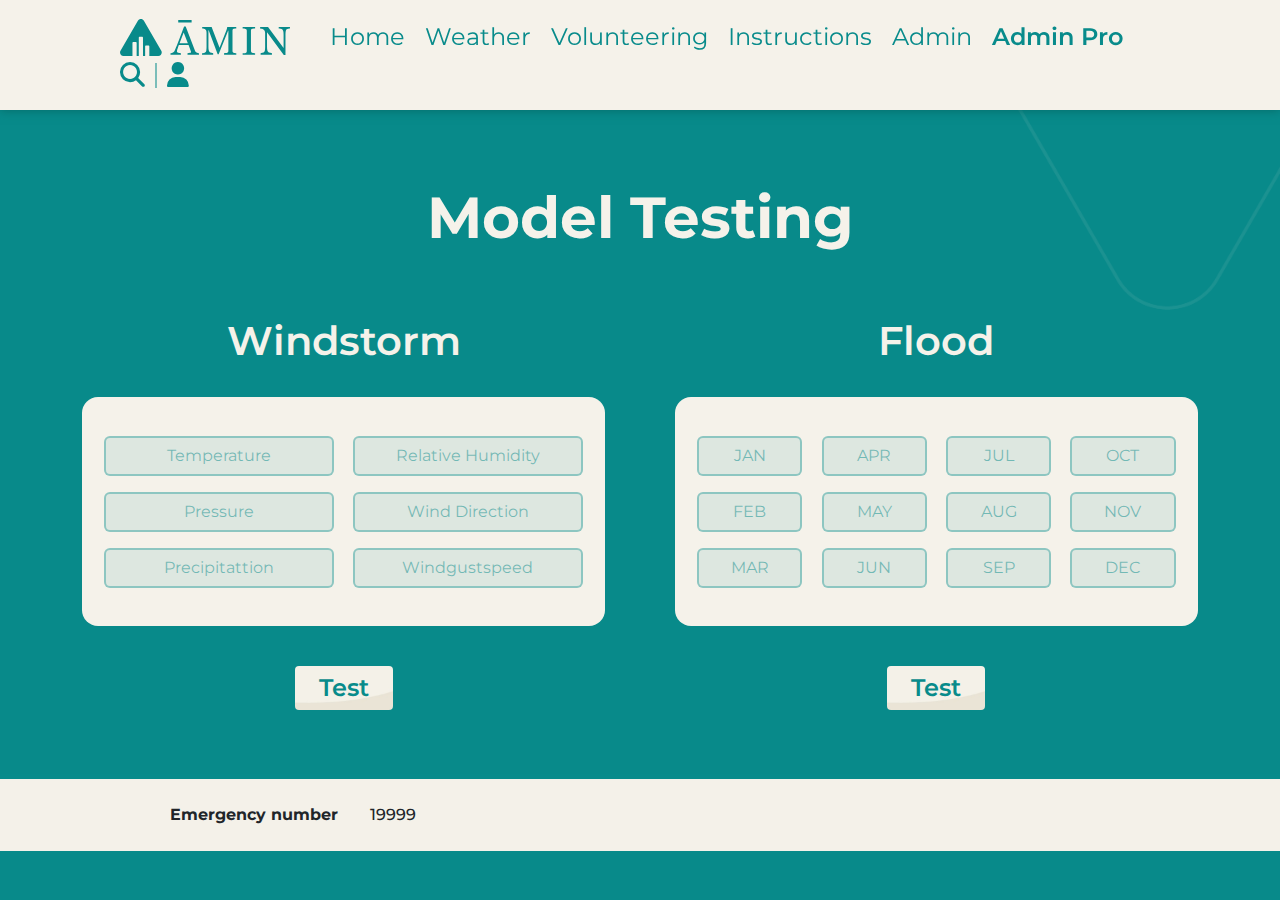
<file: adminPro - popup.html>
<!DOCTYPE html>
<html lang="en">
<head>
    <meta charset="UTF-8">
    <meta name="viewport" content="width=device-width, initial-scale=1.0">
    <title>Āmin</title>
    <link rel="shortcut icon" href="images/logo.svg" type="image/x-icon">
    <!-- Bootstrap Utilities CDN -->
    <link href="https://cdn.jsdelivr.net/npm/bootstrap@5.3.3/dist/css/bootstrap.min.css" rel="stylesheet"
        integrity="sha384-QWTKZyjpPEjISv5WaRU9OFeRpok6YctnYmDr5pNlyT2bRjXh0JMhjY6hW+ALEwIH" crossorigin="anonymous">
    <!--Normalize ALL Elements-->
    <link rel="stylesheet" href="css/normalize.css">
    <!--Font Awesome Library-->
    <link rel="stylesheet" href="css/all.min.css">
    <!--Main Css File-->
    <link rel="stylesheet" href="css/admin_pro.css">
    <link rel="stylesheet" href="css/style.css">
    <!-- js file  -->
    <script src="js/adminpro.js" defer></script>
    <script src="js/script.js" defer></script>
    <!--Google Fonts-->
    <link rel="preconnect" href="https://fonts.googleapis.com">
    <link rel="preconnect" href="https://fonts.gstatic.com" crossorigin>
    <link
        href="https://fonts.googleapis.com/css2?family=Montserrat:ital,wght@0,100..900;1,100..900&family=Outfit:wght@100..900&display=swap"
        rel="stylesheet">
</head>
<body>
    <nav class="nav">
        <div class="main-nav">
            <i class="fa-solid fa-bars navOpenBtn"></i>
            <a href="#" class="logo">                    
                <img  src="images/main-logo.svg" alt="#">
            </a>
            <ul class="nav-links">
                <i class="fa-solid fa-xmark navCloseBtn"></i>
                <li><a href="index.html">Home</a></li>
                <li><a href="index.html#weather">Weather</a></li>
                <li><a href="volunteering.html">Volunteering</a></li>
                <li><a href="instruction.html" >Instructions</a></li>
                <li><a href="adminUser.html" >Admin</a></li>
                <li><a href="adminPro.html" class="active">Admin Pro</a></li>
            </ul>
        </div>
        <div class="icons">
        <i class="fa-solid fa-magnifying-glass search-icon" id="searchIcon"></i>
        <div class="search-box">
            <i class="fa-solid fa-magnifying-glass search-icon"></i>
            <input type="text" placeholder="Search here..." />
        </div>
        <div class="user-box">
            <i class="fa-solid fa-user user-icon" id="open-icon"></i>
            <ul class="user-links1">
                <li><a href="signup.html">Sign up</a></li>
                <li><a href="login.html">Login</a></li>
            </ul>
            <ul class="user-links2">
            <li><a href="profile.html">Edit Profile</a></li>
            <li><a href="" id="signout">Sign Out</a></li>
            </ul>
        </div>
        </div>        
    </nav>
    <main class="model-testing">
        <div style="padding-bottom: 2.5rem !important;" class="container py-4">
            <div style="padding-top: 20px; padding-bottom: 10px;" class="head">
                <h1 class="text-white-bone text-big fw-bold text-center">Model Testing</h1>
            </div>
            <div class="forms row justify-content-between">
                <div class="windstorm  col-md-5 ">
                    <h2 class="text-white-bone text-meduim fw-semi text-center p-3 mb-3">Windstorm</h2>
                    <div class="inner bg-white-bone custom-p-3 rounded-4 mb-3">
                        <div class="text-center fw-bold mb-3"></div>
                        <form action="">
                            <div class="form-group mb-3 d-flex justify-content-between ">
                                <input class="form-control text-custom-color w-45" type="text" placeholder="Temperature" name="temperature" id="temperature">
                                <input class="form-control text-custom-color w-45" type="text" placeholder="Relative Humidity" name="relativeHumidity"
                                    id="relativeHumidity">
                            </div>
                            <div class="form-group mb-3 d-flex justify-content-between ">
                                <input class="form-control text-custom-color w-45" type="text" placeholder="Pressure" name="pressure" id="pressure">
                                <input class="form-control text-custom-color w-45" type="text" placeholder="Wind Direction" name="windDirection"
                                    id="windDirection">
                            </div>
                            <div class="form-group mb-3 d-flex justify-content-between ">
                                <input class="form-control text-custom-color w-45" type="text" placeholder="Precipitattion" name="precipitattion" id="precipitattion">
                                <input class="form-control text-custom-color w-45" type="text" placeholder="Windgustspeed" name="windgustspeed"
                                    id="windgustspeed">
                            </div>
                        </form>
                    </div>
                    <div class="py-4 text-center">
                        <button id="btn-windstorm" class="px-4 py-2 fs-4 border-0 rounded-1">Test</button>
                    </div>
                </div>
                <div class="flood col-md-5  ">
                    <h2 class="text-white-bone text-meduim fw-semi p-3 mb-3 text-center custom">Flood</h2>
                    <div class="inner bg-white-bone custom-p-3 rounded-4 mb-3">
                        <div class="text-center fw-bold mb-3">
                        </div>
                        <form action="">
                            <div class="form-group mb-3 d-flex  justify-content-between ">
                                <input class="form-control text-custom-color w-24" type="text" name="jan" id="jan" placeholder="JAN">
                                <input class="form-control text-custom-color w-24" type="text" name="APR" id="APR" placeholder="APR">
                                <input class="form-control text-custom-color w-24" type="text" name="JUL" id="JUL" placeholder="JUL">
                                <input class="form-control text-custom-color w-24" type="text" name="OCT" id="OCT" placeholder="OCT">
                            </div>
                            <div class="form-group mb-3 d-flex  justify-content-between ">
                                <input class="form-control text-custom-color w-24" type="text" name="FEB" id="FEB" placeholder="FEB">
                                <input class="form-control text-custom-color w-24" type="text" name="MAY" id="MAY" placeholder="MAY">
                                <input class="form-control text-custom-color w-24" type="text" name="AUG" id="AUG" placeholder="AUG">
                                <input class="form-control text-custom-color w-24" type="text" name="NOV" id="NOV" placeholder="NOV">
                            </div>
                            <div class="form-group mb-3 d-flex  justify-content-between ">
                                <input class="form-control text-custom-color w-24" type="text" name="MAR" id="MAR" placeholder="MAR">
                                <input class="form-control text-custom-color w-24" type="text" name="JUN" id="JUN" placeholder="JUN">
                                <input class="form-control text-custom-color w-24" type="text" name="SEP" id="SEP" placeholder="SEP">
                                <input class="form-control text-custom-color w-24" type="text" name="DEC" id="DEC" placeholder="DEC">
                            </div>
                        </form>
                    </div>
                    <div class="py-4 text-center">
                            <button id="btn-flood" class="px-4 py-2 fs-4  border-0 rounded-1">Test</button>
                    </div>
                </div>
            </div>
        </div>
    </main>
    <footer id="modelFooter" class="py-2">
        <div class="container">
            <div class="number-container d-flex ms-5 p-3">
                <div class="text px-4 fw-bold">
                    <p class="m-0">Emergency number</p>
                </div>
                <div class="number px-2">
                    <p class="m-0 fw-medium">19999</p>
                </div>
            </div>
        </div>
    </footer>
    <div id="popup-flood" class="popup-flood d-none">
        <div class="container d-flex justify-content-center align-items-center h-100">
            <div class="child bg-white position-relative  p-3 rounded-3">
                <i id="floodExit" class="fa fa-xmark-circle text-danger fs-5"></i>
                <h3 class="mb-3" >Prediction</h3>
                <div class="text-box p-2 text-center rounded-3  mx-auto">
                    <p class="m-0 text-custom-color fw-bolder">There will be a flood</p>
                </div>
            </div>
        </div>
    </div>
    <div id="popup-windstorm" class="popup-windstorm d-none">
        <div class="container d-flex justify-content-center align-items-center h-100">
            <div class="child bg-white position-relative  p-3 rounded-3">
                <i id="windstormExit" class="fa fa-xmark-circle text-danger fs-5"></i>
                <h3 class="mb-3" >Prediction</h3>
                <div class="text-box p-2 text-center rounded-3  mx-auto">
                    <p class="m-0 text-custom-color fw-bolder">There will be windstorm</p>
                </div>
            </div>
        </div>
    </div>
</body>
</html>
</file>
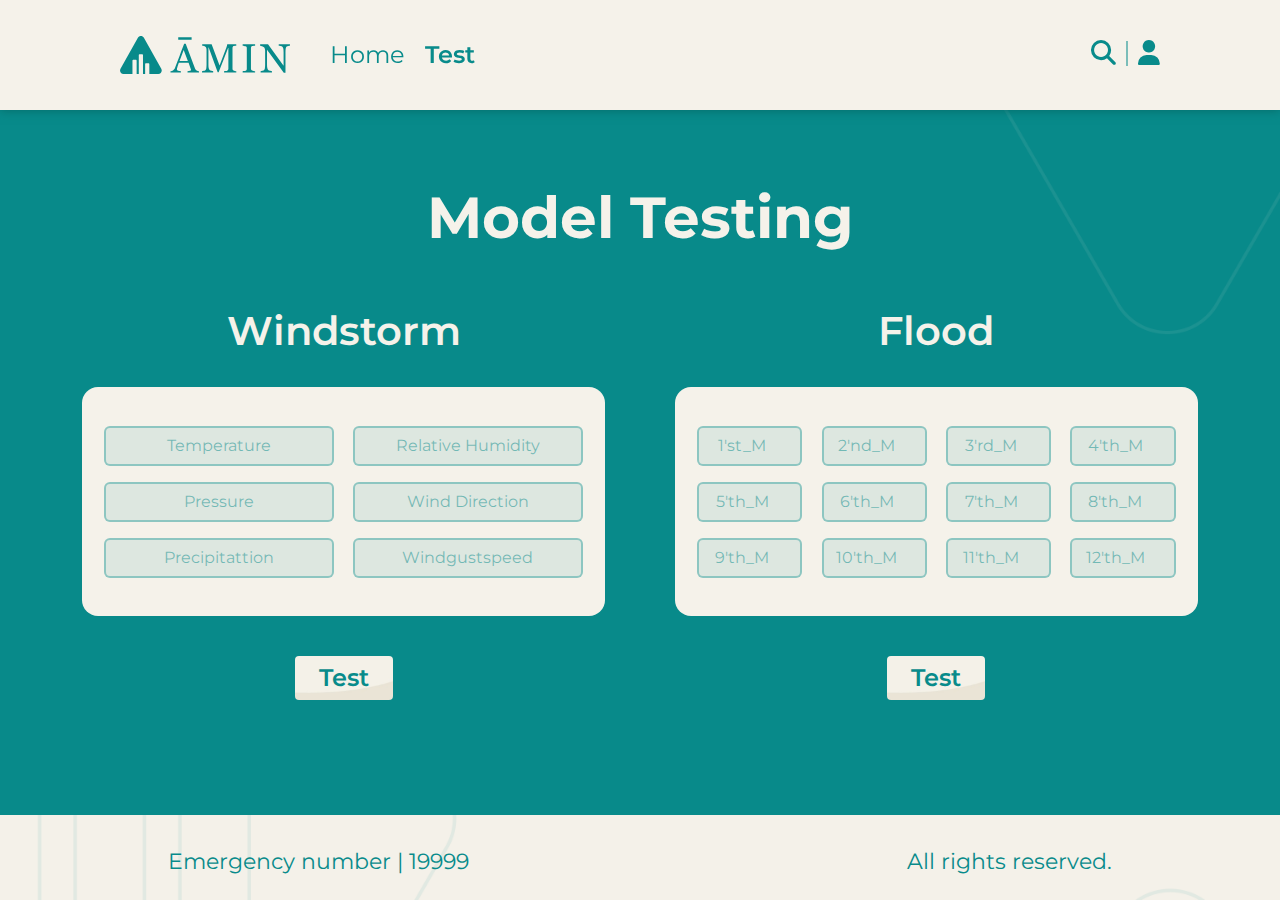
<file: adminPro.html>
<!DOCTYPE html>
<html lang="en">
<head>
    <meta charset="UTF-8">
    <meta name="viewport" content="width=device-width, initial-scale=1.0">
    <title>Āmin</title>
    <link rel="shortcut icon" href="images/logo.svg" type="image/x-icon">
    <!-- Bootstrap Utilities CDN -->
    <link href="https://cdn.jsdelivr.net/npm/bootstrap@5.3.3/dist/css/bootstrap.min.css" rel="stylesheet"
        integrity="sha384-QWTKZyjpPEjISv5WaRU9OFeRpok6YctnYmDr5pNlyT2bRjXh0JMhjY6hW+ALEwIH" crossorigin="anonymous">
    <!--Normalize ALL Elements-->
    <link rel="stylesheet" href="css/normalize.css">
    <!--Font Awesome Library-->
    <link rel="stylesheet" href="css/all.min.css">
    <!--Main Css File-->
    <link rel="stylesheet" href="css/admin_pro.css">
    <link rel="stylesheet" href="css/style.css">
    <!-- js file  -->
    <script src="js/script.js" defer></script>
    <!--Google Fonts-->
    <link rel="preconnect" href="https://fonts.googleapis.com">
    <link rel="preconnect" href="https://fonts.gstatic.com" crossorigin>
    <link
        href="https://fonts.googleapis.com/css2?family=Montserrat:ital,wght@0,100..900;1,100..900&family=Outfit:wght@100..900&display=swap"
        rel="stylesheet">
</head>
<body>
    <nav class="nav">
        <div class="main-nav">
            <i class="fa-solid fa-bars navOpenBtn"></i>
            <a href="#" class="logo">                    
                <img  src="images/main-logo.svg" alt="#">
            </a>
            <ul class="nav-links">
                <i class="fa-solid fa-xmark navCloseBtn"></i>
                <li><a href="index.html">Home</a></li>
                <li><a href="adminPro.html" class="active">Test</a></li>
            </ul>
        </div>
        <div class="icons">
        <i class="fa-solid fa-magnifying-glass search-icon" id="searchIcon"></i>
        <div class="search-box">
            <i class="fa-solid fa-magnifying-glass search-icon"></i>
            <input type="text" placeholder="Search here..." />
        </div>
        <div class="user-box">
            <i class="fa-solid fa-user user-icon" id="open-icon"></i>
            <ul class="user-links1">
                <li><a href="signup.html">Sign up</a></li>
                <li><a href="login.html">Login</a></li>
            </ul>
            <ul class="user-links2">
            <li><a href="profile.html">Edit Profile</a></li>
            <li><a href="" id="signout">Sign Out</a></li>
            </ul>
        </div>
        </div>        
    </nav>
    <div class="a-container">
        <main class="model-testing">
            <div style="padding-bottom: 2.5rem !important;" class="container py-4">
                <div style="padding-top: 20px; " class="head">
                    <h1 class="text-white-bone text-big fw-bold text-center">Model Testing</h1>
                </div>
                <div class="forms row justify-content-between">
                    <div class="windstorm  col-md-5 ">
                        <h2 class="text-white-bone text-meduim fw-semi text-center p-3 mb-3">Windstorm</h2>
                        <div class="inner bg-white-bone custom-p-3 rounded-4 mb-3">
                            <div class="text-center fw-bold mb-3"></div>
                            <form action="">
                                <div class="form-group mb-3 d-flex justify-content-between ">
                                    <input class="form-control text-custom-color w-45" type="text" placeholder="Temperature" name="temperature" id="temperature">
                                    <input class="form-control text-custom-color w-45" type="text" placeholder="Relative Humidity" name="relativeHumidity"
                                        id="relativeHumidity">
                                </div>
                                <div class="form-group mb-3 d-flex justify-content-between ">
                                    <input class="form-control text-custom-color w-45" type="text" placeholder="Pressure" name="pressure" id="pressure">
                                    <input class="form-control text-custom-color w-45" type="text" placeholder="Wind Direction" name="windDirection"
                                        id="windDirection">
                                </div>
                                <div class="form-group mb-3 d-flex justify-content-between ">
                                    <input class="form-control text-custom-color w-45" type="text" placeholder="Precipitattion" name="precipitattion" id="precipitattion">
                                    <input class="form-control text-custom-color w-45" type="text" placeholder="Windgustspeed" name="windgustspeed"
                                        id="windgustspeed">
                                </div>
                                </div>
                                <div class="py-4 text-center">
                                    <a href="windstorm_pred.html">
                                        <button id="btn-windstorm" class="px-4 py-2 fs-4 border-0 rounded-1">Test</button>
                                    </a>
                                </div>
                            </form>
                    </div>
                    <div class="flood col-md-5  ">
                        <h2 class="text-white-bone text-meduim fw-semi p-3 mb-3 text-center custom">Flood</h2>
                        <div class="inner bg-white-bone custom-p-3 rounded-4 mb-3">
                            <div class="text-center fw-bold mb-3">
                            </div>
                            <form action="">
                                <div class="form-group mb-3 d-flex  justify-content-between ">
                                    <input class="form-control text-custom-color w-24" step="0.1" type="number" name="jan" id="jan" placeholder="1'st_M">
                                    <input class="form-control text-custom-color w-24" step="0.1" type="number" name="APR" id="APR" placeholder="2'nd_M">
                                    <input class="form-control text-custom-color w-24" step="0.1" type="number" name="JUL" id="JUL" placeholder="3'rd_M">
                                    <input class="form-control text-custom-color w-24" step="0.1" type="number" name="OCT" id="OCT" placeholder="4'th_M">
                                </div>
                                <div class="form-group mb-3 d-flex  justify-content-between ">
                                    <input class="form-control text-custom-color w-24" step="0.1" type="number" name="FEB" id="FEB" placeholder="5'th_M">
                                    <input class="form-control text-custom-color w-24" step="0.1" type="number" name="MAY" id="MAY" placeholder="6'th_M">
                                    <input class="form-control text-custom-color w-24" step="0.1" type="number" name="AUG" id="AUG" placeholder="7'th_M">
                                    <input class="form-control text-custom-color w-24" step="0.1" type="number" name="NOV" id="NOV" placeholder="8'th_M">
                                </div>
                                <div class="form-group mb-3 d-flex  justify-content-between ">
                                    <input class="form-control text-custom-color w-24" step="0.1" type="number" name="MAR" id="MAR" placeholder="9'th_M">
                                    <input class="form-control text-custom-color w-24" step="0.1" type="number" name="JUN" id="JUN" placeholder="10'th_M">
                                    <input class="form-control text-custom-color w-24" step="0.1" type="number" name="SEP" id="SEP" placeholder="11'th_M">
                                    <input class="form-control text-custom-color w-24" step="0.1" type="number" name="DEC" id="DEC" placeholder="12'th_M">
                                </div>
                            </div>
                                <div class="py-4 text-center">
                                    <a href="flood_pred.html">
                                        <button type="submit" id="btn-flood" class="px-4 py-2 fs-4  border-0 rounded-1">Test</button>
                                    </a>
                                </div>
                            </form>
                    </div>
                </div>
            </div>
        </main>
        <footer class="footer">
            <div class="primary-paragraph">
                <p>Emergency number |  19999</p>
                <p>All rights reserved.</p>
            </div>
        </footer>
    </div>
   
</body>
</html>
</file>
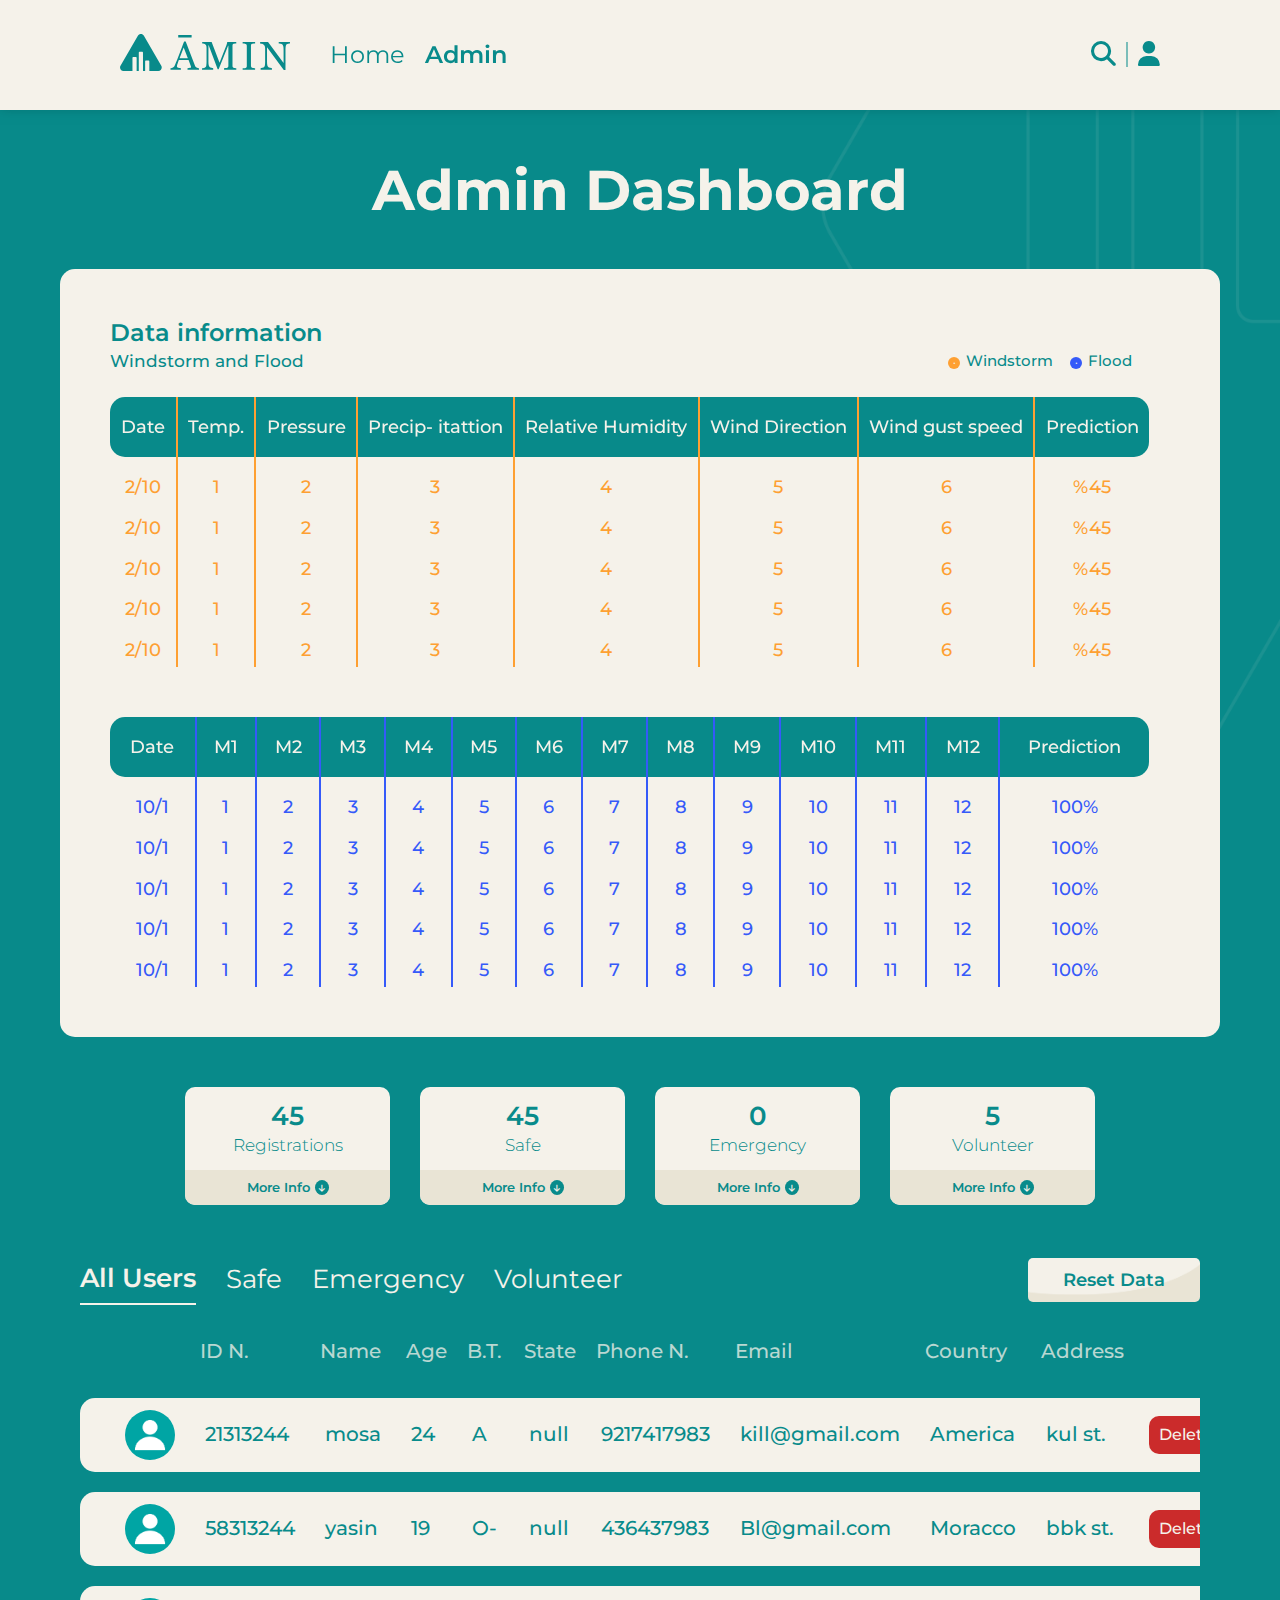
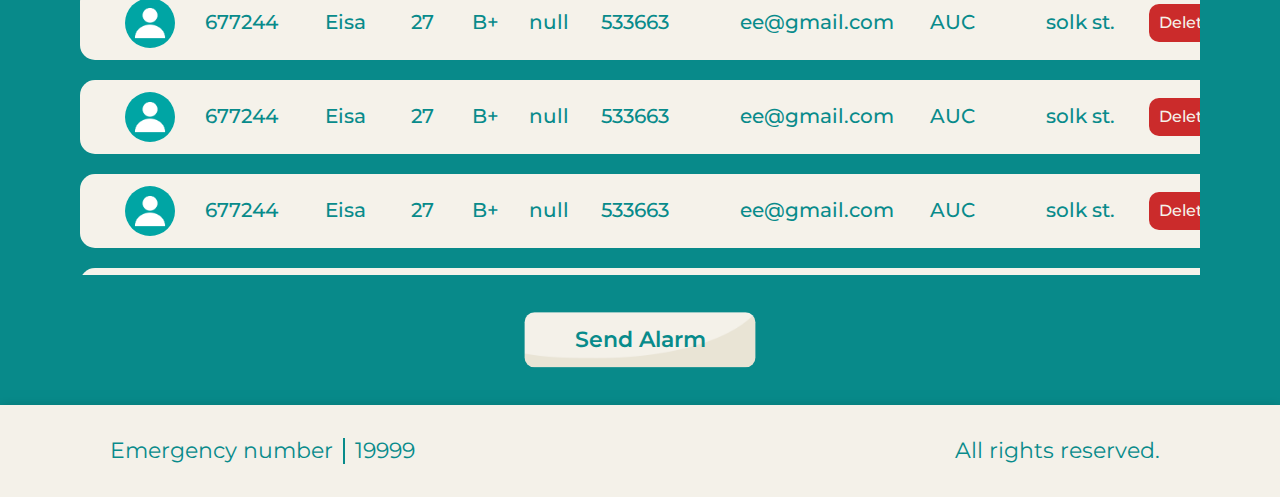
<file: adminUser.html>
<!DOCTYPE html>
<html lang="en">
<head>
    <meta charset="UTF-8">
    <meta name="viewport" content="width=device-width, initial-scale=1.0">
    <title>Āmin</title>
    <link rel="shortcut icon" href="images/logo.svg" type="image/x-icon">
    <!--Main Css File-->
    <link rel="stylesheet" href="css/adminUser.css">
    <link rel="stylesheet" href="css/style.css">
    <!--Normalize ALL Elements-->
    <link rel="stylesheet" href="css/normalize.css">
    <!--Font Awesome Library-->
    <link rel="stylesheet" href="css/all.min.css">
    <!-- js file  -->
    <script src="js/adminUser.js" defer></script>
    <script src="js/script.js" defer></script>
    <!--Google Fonts-->
    <link rel="preconnect" href="https://fonts.googleapis.com">
    <link rel="preconnect" href="https://fonts.gstatic.com" crossorigin>
    <link href="https://fonts.googleapis.com/css2?family=Montserrat:ital,wght@0,100..900;1,100..900&family=Outfit:wght@100..900&display=swap" rel="stylesheet">
</head>
<body class="adminUser">
    <nav class="nav" id="nav">
        <div class="main-nav">
            <i class="fa-solid fa-bars navOpenBtn"></i>
            <a href="#" class="logo">                    
                <img  src="images/main-logo.svg" alt="#">
            </a>
            <ul class="nav-links">
                <i class="fa-solid fa-xmark navCloseBtn"></i>
                <li><a href="index.html">Home</a></li>
                <li><a href="adminUser.html" class="active">Admin</a></li>
            </ul>
        </div>
        <div class="icons">
        <i class="fa-solid fa-magnifying-glass search-icon" id="searchIcon"></i>
        <div class="search-box">
            <i class="fa-solid fa-magnifying-glass search-icon"></i>
            <input type="text" placeholder="Search here..." />
        </div>
        <div class="user-box">
            <i class="fa-solid fa-user user-icon" id="open-icon"></i>
            <ul class="user-links1">
                <li><a href="signup.html">Sign up</a></li>
                <li><a href="login.html">Login</a></li>
            </ul>
            <ul class="user-links2">
            <li><a href="profile.html">Edit Profile</a></li>
            <li><a href="" id="signout">Sign Out</a></li>
            </ul>
        </div>
        </div>        
    </nav>
    <h1 class="header">Admin Dashboard</h1>
    <div class="adminInfo">
            <h2>Data information</h2>
        <div class="head-container">
            <p>Windstorm and Flood</p>
            <div class="details">
                <p class="wind">Windstorm</p>
                <p class="flood">Flood</p>
            </div>
        </div>
        <div class="wind-container">
            <table class="wind-table">
                <thead>
                    <tr>
                        <th>Date</th>
                        <th>Temp.</th>
                        <th>Pressure</th>
                        <th>Precip- itattion</th>
                        <th>Relative Humidity</th>
                        <th>Wind Direction</th>
                        <th>Wind gust speed</th>
                        <th>Prediction</th>
                    </tr>
                </thead>
                <tbody>
                    <tr>
                        <td>2/10</td>
                        <td>1</td>
                        <td>2</td>
                        <td>3</td>
                        <td>4</td>
                        <td>5</td>
                        <td>6</td>
                        <td>%45</td>
                    </tr>
                    <tr>
                        <td>2/10</td>
                        <td>1</td>
                        <td>2</td>
                        <td>3</td>
                        <td>4</td>
                        <td>5</td>
                        <td>6</td>
                        <td>%45</td>
                    </tr>
                    <tr>
                        <td>2/10</td>
                        <td>1</td>
                        <td>2</td>
                        <td>3</td>
                        <td>4</td>
                        <td>5</td>
                        <td>6</td>
                        <td>%45</td>
                    </tr>
                    <tr>
                        <td>2/10</td>
                        <td>1</td>
                        <td>2</td>
                        <td>3</td>
                        <td>4</td>
                        <td>5</td>
                        <td>6</td>
                        <td>%45</td>
                    </tr>
                    <tr>
                        <td>2/10</td>
                        <td>1</td>
                        <td>2</td>
                        <td>3</td>
                        <td>4</td>
                        <td>5</td>
                        <td>6</td>
                        <td>%45</td>
                    </tr>
                    <tr>
                        <td>2/10</td>
                        <td>1</td>
                        <td>2</td>
                        <td>3</td>
                        <td>4</td>
                        <td>5</td>
                        <td>6</td>
                        <td>%45</td>
                    </tr>
                    <tr>
                        <td>2/10</td>
                        <td>1</td>
                        <td>2</td>
                        <td>3</td>
                        <td>4</td>
                        <td>5</td>
                        <td>6</td>
                        <td>%45</td>
                    </tr>
                    <tr>
                        <td>2/10</td>
                        <td>1</td>
                        <td>2</td>
                        <td>3</td>
                        <td>4</td>
                        <td>5</td>
                        <td>6</td>
                        <td>%45</td>
                    </tr>
                    <tr>
                        <td>2/10</td>
                        <td>1</td>
                        <td>2</td>
                        <td>3</td>
                        <td>4</td>
                        <td>5</td>
                        <td>6</td>
                        <td>%45</td>
                    </tr>
                    <tr>
                        <td>2/10</td>
                        <td>1</td>
                        <td>2</td>
                        <td>3</td>
                        <td>4</td>
                        <td>5</td>
                        <td>6</td>
                        <td>%45</td>
                    </tr>
                    <tr>
                        <td>2/10</td>
                        <td>1</td>
                        <td>2</td>
                        <td>3</td>
                        <td>4</td>
                        <td>5</td>
                        <td>6</td>
                        <td>%45</td>
                    </tr>
                    <tr>
                        <td>2/10</td>
                        <td>1</td>
                        <td>2</td>
                        <td>3</td>
                        <td>4</td>
                        <td>5</td>
                        <td>6</td>
                        <td>%45</td>
                    </tr>
                    <tr>
                        <td>2/10</td>
                        <td>1</td>
                        <td>2</td>
                        <td>3</td>
                        <td>4</td>
                        <td>5</td>
                        <td>6</td>
                        <td>%45</td>
                    </tr>
                </tbody>
            </table>
        </div>
        <div class="flood-container">
            <table class="flood-table">
                <thead>
                    <tr>
                        <th>Date</th>
                        <th>M1</th>
                        <th>M2</th>
                        <th>M3</th>
                        <th>M4</th>
                        <th>M5</th>
                        <th>M6</th>
                        <th>M7</th>
                        <th>M8</th>
                        <th>M9</th>
                        <th>M10</th>
                        <th>M11</th>
                        <th>M12</th>
                        <th>Prediction</th>
                    </tr>
                </thead>
                <tbody>
                    <tr>
                        <td>10/1</td>
                        <td>1</td>
                        <td>2</td>
                        <td>3</td>
                        <td>4</td>
                        <td>5</td>
                        <td>6</td>
                        <td>7</td>
                        <td>8</td>
                        <td>9</td>
                        <td>10</td>
                        <td>11</td>
                        <td>12</td>
                        <td>100%</td>
                    </tr>
                    <tr>
                        <td>10/1</td>
                        <td>1</td>
                        <td>2</td>
                        <td>3</td>
                        <td>4</td>
                        <td>5</td>
                        <td>6</td>
                        <td>7</td>
                        <td>8</td>
                        <td>9</td>
                        <td>10</td>
                        <td>11</td>
                        <td>12</td>
                        <td>100%</td>
                    </tr>
                    <tr>
                        <td>10/1</td>
                        <td>1</td>
                        <td>2</td>
                        <td>3</td>
                        <td>4</td>
                        <td>5</td>
                        <td>6</td>
                        <td>7</td>
                        <td>8</td>
                        <td>9</td>
                        <td>10</td>
                        <td>11</td>
                        <td>12</td>
                        <td>100%</td>
                    </tr>
                    <tr>
                        <td>10/1</td>
                        <td>1</td>
                        <td>2</td>
                        <td>3</td>
                        <td>4</td>
                        <td>5</td>
                        <td>6</td>
                        <td>7</td>
                        <td>8</td>
                        <td>9</td>
                        <td>10</td>
                        <td>11</td>
                        <td>12</td>
                        <td>100%</td>
                    </tr>
                    <tr>
                        <td>10/1</td>
                        <td>1</td>
                        <td>2</td>
                        <td>3</td>
                        <td>4</td>
                        <td>5</td>
                        <td>6</td>
                        <td>7</td>
                        <td>8</td>
                        <td>9</td>
                        <td>10</td>
                        <td>11</td>
                        <td>12</td>
                        <td>100%</td>
                    </tr>
                    <tr>
                        <td>10/1</td>
                        <td>1</td>
                        <td>2</td>
                        <td>3</td>
                        <td>4</td>
                        <td>5</td>
                        <td>6</td>
                        <td>7</td>
                        <td>8</td>
                        <td>9</td>
                        <td>10</td>
                        <td>11</td>
                        <td>12</td>
                        <td>100%</td>
                    </tr>
                    <tr>
                        <td>10/1</td>
                        <td>1</td>
                        <td>2</td>
                        <td>3</td>
                        <td>4</td>
                        <td>5</td>
                        <td>6</td>
                        <td>7</td>
                        <td>8</td>
                        <td>9</td>
                        <td>10</td>
                        <td>11</td>
                        <td>12</td>
                        <td>100%</td>
                    </tr>
                    <tr>
                        <td>10/1</td>
                        <td>1</td>
                        <td>2</td>
                        <td>3</td>
                        <td>4</td>
                        <td>5</td>
                        <td>6</td>
                        <td>7</td>
                        <td>8</td>
                        <td>9</td>
                        <td>10</td>
                        <td>11</td>
                        <td>12</td>
                        <td>100%</td>
                    </tr>
                </tbody>
            </table>
        </div>
    </div>
    <div class="boxs-container">
        <div class="box">
            <h3>45</h3>
            <p>Registrations</p>
            <div id="buton1" class="more-info">
                <p>More Info</p>
                <i class="fa fa-arrow-down" aria-hidden="true"></i>
            </div>
        </div>
        <div class="box">
            <h3>45</h3>
            <p>Safe</p>
            <div id="buton2" class="more-info">
                <p>More Info</p>
                <i class="fa fa-arrow-down" aria-hidden="true"></i>
            </div>
        </div>
        <div class="box">
            <h3>0</h3>
            <p>Emergency</p>
            <div id="buton3" class="more-info">
                <p>More Info</p>
                <i class="fa fa-arrow-down" aria-hidden="true"></i>
            </div>
        </div>
        <div class="box">
            <h3>5</h3>
            <p>Volunteer</p>
            <div id="buton4" class="more-info">
                <p>More Info</p>
                <i class="fa fa-arrow-down" aria-hidden="true"></i>
            </div>
        </div>
    </div>
    <div class="tablesContainer">
        <div class="container2">
        <div class="buttons">
            <div class="buttonContainer">
                <button  onclick="showPanel(0)">All Users</button>
                <button onclick="showPanel(1)">Safe</button>
                <button onclick="showPanel(2)">Emergency</button>
                <button onclick="showPanel(3)">Volunteer</button>
            </div>
            <button class="reset-btn" type="button">Reset Data</button>
        </div>
        <div class="tabPanel">
                <div class="table-container AllUser-table" id="all-user">
                <table>
                    <thead class="table-header">
                        <tr>
                            <th></th>
                            <th></th>
                            <th>ID N.</th>
                            <th>Name</th>
                            <th>Age</th>
                            <th>B.T.</th>
                            <th>State</th>
                            <th>Phone N.</th>
                            <th>Email</th>
                            <th>Country</th>
                            <th>Address</th>
                            <th></th>
                        </tr>
                    </thead>
                    <tbody>
                            <tr>
                                <td></td>
                                <td>
                                    <div class="tb-img">
                                    <img src="/images/user.png" alt="">
                                    </div>
                                </td><!--image-->
                                <td>21313244</td><!--id number-->
                                <td>mosa</td><!--name-->
                                <td>24</td><!--age-->
                                <td>A</td><!--blood type-->
                                <td>null</td><!--state-->
                                <td>9217417983</td><!--phone-->
                                <td>kill@gmail.com</td><!--email-->
                                <td>America</td><!--country-->
                                <td>kul st.</td><!--address-->
                                <td><button class="delete-btn">Delete</button></td>
                            </tr>
                            <tr>
                                <td></td>
                                <td>
                                    <div class="tb-img">
                                    <img src="/images/user.png" alt="">
                                    </div>
                                </td><!--image-->
                                <td>58313244</td><!--id number-->
                                <td>yasin</td><!--name-->
                                <td>19</td><!--age-->
                                <td>O-</td><!--blood type-->
                                <td>null</td><!--state-->
                                <td>436437983</td><!--phone-->
                                <td>Bl@gmail.com</td><!--email-->
                                <td>Moracco</td><!--country-->
                                <td>bbk st.</td><!--address-->
                                <td><button class="delete-btn">Delete</button></td>
                            </tr>
                            <tr>
                                <td></td>
                                <td>
                                    <div class="tb-img">
                                    <img src="/images/user.png" alt="">
                                    </div>
                                </td><!--image-->
                                <td>677244</td><!--id number-->
                                <td>Eisa</td><!--name-->
                                <td>27</td><!--age-->
                                <td>B+</td><!--blood type-->
                                <td>null</td><!--state-->
                                <td>533663</td><!--phone-->
                                <td>ee@gmail.com</td><!--email-->
                                <td>AUC</td><!--country-->
                                <td>solk st.</td><!--address-->
                                <td><button class="delete-btn">Delete</button></td>
                            </tr>
                            <tr>
                                <td></td>
                                <td>
                                    <div class="tb-img">
                                    <img src="/images/user.png" alt="">
                                    </div>
                                </td><!--image-->
                                <td>677244</td><!--id number-->
                                <td>Eisa</td><!--name-->
                                <td>27</td><!--age-->
                                <td>B+</td><!--blood type-->
                                <td>null</td><!--state-->
                                <td>533663</td><!--phone-->
                                <td>ee@gmail.com</td><!--email-->
                                <td>AUC</td><!--country-->
                                <td>solk st.</td><!--address-->
                                <td><button class="delete-btn">Delete</button></td>
                            </tr>
                            <tr>
                                <td></td>
                                <td>
                                    <div class="tb-img">
                                    <img src="/images/user.png" alt="">
                                    </div>
                                </td><!--image-->
                                <td>677244</td><!--id number-->
                                <td>Eisa</td><!--name-->
                                <td>27</td><!--age-->
                                <td>B+</td><!--blood type-->
                                <td>null</td><!--state-->
                                <td>533663</td><!--phone-->
                                <td>ee@gmail.com</td><!--email-->
                                <td>AUC</td><!--country-->
                                <td>solk st.</td><!--address-->
                                <td><button class="delete-btn">Delete</button></td>
                            </tr>
                            <tr>
                                <td></td>
                                <td>
                                    <div class="tb-img">
                                    <img src="/images/user.png" alt="">
                                    </div>
                                </td><!--image-->
                                <td>677244</td><!--id number-->
                                <td>Eisa</td><!--name-->
                                <td>27</td><!--age-->
                                <td>B+</td><!--blood type-->
                                <td>null</td><!--state-->
                                <td>533663</td><!--phone-->
                                <td>ee@gmail.com</td><!--email-->
                                <td>AUC</td><!--country-->
                                <td>solk st.</td><!--address-->
                                <td><button class="delete-btn">Delete</button></td>
                            </tr>
                            <tr>
                                <td></td>
                                <td>
                                    <div class="tb-img">
                                    <img src="/images/user.png" alt="">
                                    </div>
                                </td><!--image-->
                                <td>677244</td><!--id number-->
                                <td>Eisa</td><!--name-->
                                <td>27</td><!--age-->
                                <td>B+</td><!--blood type-->
                                <td>null</td><!--state-->
                                <td>533663</td><!--phone-->
                                <td>ee@gmail.com</td><!--email-->
                                <td>AUC</td><!--country-->
                                <td>solk st.</td><!--address-->
                                <td><button class="delete-btn">Delete</button></td>
                            </tr>
                    </tbody>
                </table>
            </div>
        </div>
        <div class="tabPanel">
            <div class="table-container safe-table">
                <table>
                    <thead class="table-header">
                        <tr>
                            <th></th>
                            <th></th>
                            <th>ID N.</th>
                            <th>Name</th>
                            <th>Age</th>
                            <th>B.T.</th>
                            <th>State</th>
                            <th>Phone N.</th>
                            <th>Email</th>
                            <th>Country</th>
                            <th>Address</th>
                            <th></th>
                        </tr>
                    </thead>
                    <tbody>
                        <tr>
                            <td></td>
                            <td>
                                <div class="tb-img">
                                <img src="/images/user.png" alt="">
                                </div>
                            </td><!--image-->
                            <td>21313244</td><!--id number-->
                            <td>rami</td><!--name-->
                            <td>24</td><!--age-->
                            <td>A</td><!--blood type-->
                            <td>safe</td><!--state-->
                            <td>9217417983</td><!--phone-->
                            <td>rew@gmail.com</td><!--email-->
                            <td>fdg</td><!--country-->
                            <td>rewfgaawgwrew</td><!--address-->
                            <td><button class="delete-btn">Delete</button></td>
                        </tr>
                    </tbody>
                </table>
            </div>
        </div>
        <div class="tabPanel">
            <div class="table-container emergency-table">
                <table>
                    <thead class="table-header">
                        <tr>
                            <th></th>
                            <th></th>
                            <th>ID N.</th>
                            <th>Name</th>
                            <th>Age</th>
                            <th>B.T.</th>
                            <th>State</th>
                            <th>Phone N.</th>
                            <th>Email</th>
                            <th>Country</th>
                            <th>Address</th>
                            <th></th>
                        </tr>
                    </thead>
                    <tbody>
                        <tr>
                            <td></td>
                            <td>
                                <div class="tb-img">
                                <img src="/images/user.png" alt="">
                                </div>
                            </td><!--image-->
                            <td>21313244</td><!--id number-->
                            <td>rami</td><!--name-->
                            <td>24</td><!--age-->
                            <td>A</td><!--blood type-->
                            <td>emergency</td><!--state-->
                            <td>9217417983</td><!--phone-->
                            <td>rew@gmail.com</td><!--email-->
                            <td>fdg</td><!--country-->
                            <td>rewfgaawgwrew</td><!--address-->
                            <td><button class="delete-btn">Delete</button></td>
                        </tr>
                    </tbody>
                </table>
            </div>
        </div>
        <div class="tabPanel">
            <div class="table-container volunteer-table">
                <table>
                    <thead class="table-header">
                        <tr>
                            <th></th>
                            <th>ID N.</th>
                            <th>Name</th>
                            <th>Age</th>
                            <th>B.T.</th>
                            <th>V.T.</th>
                            <th>Skills</th>
                            <th>Availability</th>
                            <th>Phone N.</th>
                            <th>Email</th>
                            <th>Country</th>
                            <th>Address</th>
                            <th></th>
                        </tr>
                    </thead>
                    <tbody>
                        <tr>
                            <td></td>
                            <td>2899798</td><!--id number-->
                            <td>Ahmed</td><!--name-->
                            <td>23</td><!--age-->
                            <td>A+</td> <!--Blood type-->
                            <td>personal</td><!--Volunteer Type-->
                            <td>communication skills</td><!--Skills-->
                            <td>full time</td><!--Availability-->
                            <td>9217417983</td><!--phone-->
                            <td>ahmed22@gmail.com</td><!--email-->
                            <td>Alex</td><!--country-->
                            <td>st.flg</td><!--address-->
                            <td><button class="delete-btn">Delete</button></td>
                        </tr>
                        <tr>
                            <td></td>
                            <td>466598</td><!--id number-->
                            <td>sara</td><!--name-->
                            <td>26</td><!--age-->
                            <td>B+</td> <!--Blood type-->
                            <td>financal</td><!--Volunteer Type-->
                            <td>communication skills</td><!--Skills-->
                            <td>part time</td><!--Availability-->
                            <td>37657983</td><!--phone-->
                            <td>sara20@gmail.com</td><!--email-->
                            <td>Alex</td><!--country-->
                            <td>st.flg</td><!--address-->
                            <td><button class="delete-btn">Delete</button></td>
                        </tr>
                        <tr>
                            <td></td>
                            <td>9676898</td><!--id number-->
                            <td>Jon</td><!--name-->
                            <td>20</td><!--age-->
                            <td>A-</td> <!--Blood type-->
                            <td>personal</td><!--Volunteer Type-->
                            <td>management</td><!--Skills-->
                            <td>full time</td><!--Availability-->
                            <td>677417983</td><!--phone-->
                            <td>jonnn@gmail.com</td><!--email-->
                            <td>cairo</td><!--country-->
                            <td>st.flg</td><!--address-->
                            <td><button class="delete-btn">Delete</button></td>
                        </tr>
                        <tr>
                            <td></td>
                            <td>2899798</td><!--id number-->
                            <td>moha</td><!--name-->
                            <td>23</td><!--age-->
                            <td>o-</td> <!--Blood type-->
                            <td>personal</td><!--Volunteer Type-->
                            <td>skills</td><!--Skills-->
                            <td>full time</td><!--Availability-->
                            <td>9217417983</td><!--phone-->
                            <td>mohaaaaa</td><!--email-->
                            <td>Alex</td><!--country-->
                            <td>address</td><!--address-->
                            <td><button class="delete-btn">Delete</button></td>
                        </tr>
                    </tbody>
                </table>
            </div>
        </div>
        <div class="send-alarm-div">
            <button type="submit" class="send-alarm">Send Alarm</button>
        </div>
        </div>
        <footer>
            <div>
            <p>Emergency number</p> 
            <span>19999</span>
            </div>
            <p>All rights reserved.</p>
        </footer>
    </div>
</body>
</file>
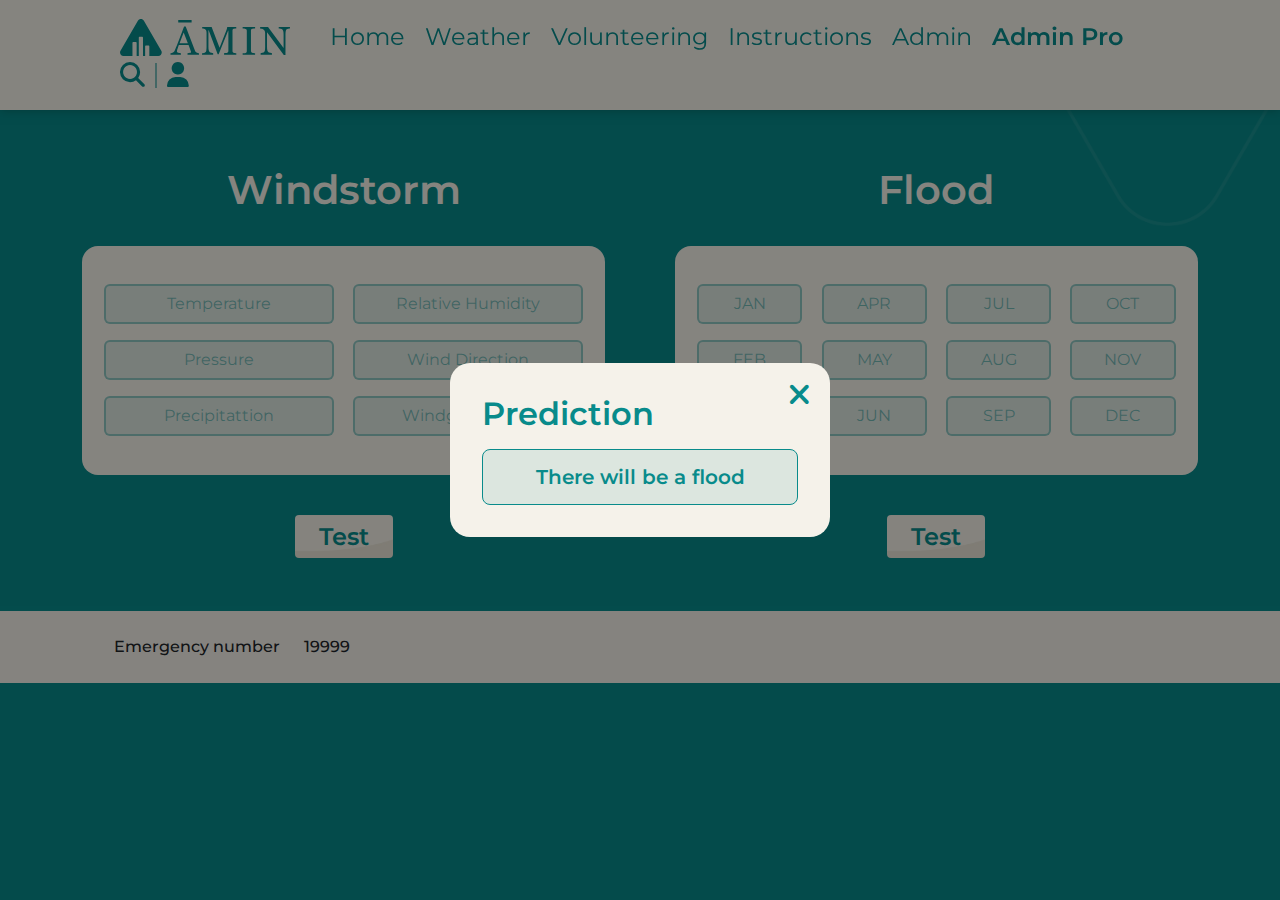
<file: flood_pred.html>
<!DOCTYPE html>
<html lang="en">
<head>
    <meta charset="UTF-8">
    <meta name="viewport" content="width=device-width, initial-scale=1.0">
    <title>Āmin</title>
    <link rel="shortcut icon" href="images/logo.svg" type="image/x-icon">
    <!-- Bootstrap Utilities CDN -->
    <link href="https://cdn.jsdelivr.net/npm/bootstrap@5.3.3/dist/css/bootstrap.min.css" rel="stylesheet"
        integrity="sha384-QWTKZyjpPEjISv5WaRU9OFeRpok6YctnYmDr5pNlyT2bRjXh0JMhjY6hW+ALEwIH" crossorigin="anonymous">
    <!--Normalize ALL Elements-->
    <link rel="stylesheet" href="css/normalize.css">
    <!--Font Awesome Library-->
    <link rel="stylesheet" href="css/all.min.css">
    <!--Main Css File-->
    <link rel="stylesheet" href="css/admin_pro.css">
    <link rel="stylesheet" href="css/style.css">
    <!-- js file  -->
    <script src="js/script.js" defer></script>
    <!--Google Fonts-->
    <link rel="preconnect" href="https://fonts.googleapis.com">
    <link rel="preconnect" href="https://fonts.gstatic.com" crossorigin>
    <link
        href="https://fonts.googleapis.com/css2?family=Montserrat:ital,wght@0,100..900;1,100..900&family=Outfit:wght@100..900&display=swap"
        rel="stylesheet">
</head>
<body>
    <nav class="nav">
        <div class="main-nav">
            <i class="fa-solid fa-bars navOpenBtn"></i>
            <a href="#" class="logo">                    
                <img  src="images/main-logo.svg" alt="#">
            </a>
            <ul class="nav-links">
                <i class="fa-solid fa-xmark navCloseBtn"></i>
                <li><a href="index.html">Home</a></li>
                <li><a href="index.html#weather">Weather</a></li>
                <li><a href="volunteering.html">Volunteering</a></li>
                <li><a href="instruction.html" >Instructions</a></li>
                <li><a href="adminUser.html" >Admin</a></li>
                <li><a href="adminPro.html" class="active">Admin Pro</a></li>
            </ul>
        </div>
        <div class="icons">
        <i class="fa-solid fa-magnifying-glass search-icon" id="searchIcon"></i>
        <div class="search-box">
            <i class="fa-solid fa-magnifying-glass search-icon"></i>
            <input type="text" placeholder="Search here..." />
        </div>
        <div class="user-box">
            <i class="fa-solid fa-user user-icon" id="open-icon"></i>
            <ul class="user-links1">
                <li><a href="signup.html">Sign up</a></li>
                <li><a href="login.html">Login</a></li>
            </ul>
            <ul class="user-links2">
            <li><a href="profile.html">Edit Profile</a></li>
            <li><a href="" id="signout">Sign Out</a></li>
            </ul>
        </div>
        </div>        
    </nav>
    <main class="model-testing">
        <div  class="container">
            <div style="padding-top: 20px; padding-bottom: 30px;" class="head">
            </div>
            <div class="forms row justify-content-between">
                <div class="windstorm  col-md-5 ">
                    <h2 class="text-white-bone text-meduim fw-semi text-center p-3 mb-3">Windstorm</h2>
                    <div class="inner bg-white-bone custom-p-3 rounded-4 mb-3">
                        <div class="text-center fw-bold mb-3"></div>
                        <form action="">
                            <div class="form-group mb-3 d-flex justify-content-between ">
                                <input class="form-control text-custom-color w-45" type="text" placeholder="Temperature" name="temperature" id="temperature">
                                <input class="form-control text-custom-color w-45" type="text" placeholder="Relative Humidity" name="relativeHumidity"
                                    id="relativeHumidity">
                            </div>
                            <div class="form-group mb-3 d-flex justify-content-between ">
                                <input class="form-control text-custom-color w-45" type="text" placeholder="Pressure" name="pressure" id="pressure">
                                <input class="form-control text-custom-color w-45" type="text" placeholder="Wind Direction" name="windDirection"
                                    id="windDirection">
                            </div>
                            <div class="form-group mb-3 d-flex justify-content-between ">
                                <input class="form-control text-custom-color w-45" type="text" placeholder="Precipitattion" name="precipitattion" id="precipitattion">
                                <input class="form-control text-custom-color w-45" type="text" placeholder="Windgustspeed" name="windgustspeed"
                                    id="windgustspeed">
                            </div>
                        </form>
                    </div>
                    <div class="py-4 text-center">
                        <button id="btn-windstorm" class="px-4 py-2 fs-4 border-0 rounded-1">Test</button>
                    </div>
                </div>
                <div class="flood col-md-5  ">
                    <h2 class="text-white-bone text-meduim fw-semi p-3 mb-3 text-center custom">Flood</h2>
                    <div class="inner bg-white-bone custom-p-3 rounded-4 mb-3">
                        <div class="text-center fw-bold mb-3">
                        </div>
                        <form action="">
                            <div class="form-group mb-3 d-flex  justify-content-between ">
                                <input class="form-control text-custom-color w-24" type="text" name="jan" id="jan" placeholder="JAN">
                                <input class="form-control text-custom-color w-24" type="text" name="APR" id="APR" placeholder="APR">
                                <input class="form-control text-custom-color w-24" type="text" name="JUL" id="JUL" placeholder="JUL">
                                <input class="form-control text-custom-color w-24" type="text" name="OCT" id="OCT" placeholder="OCT">
                            </div>
                            <div class="form-group mb-3 d-flex  justify-content-between ">
                                <input class="form-control text-custom-color w-24" type="text" name="FEB" id="FEB" placeholder="FEB">
                                <input class="form-control text-custom-color w-24" type="text" name="MAY" id="MAY" placeholder="MAY">
                                <input class="form-control text-custom-color w-24" type="text" name="AUG" id="AUG" placeholder="AUG">
                                <input class="form-control text-custom-color w-24" type="text" name="NOV" id="NOV" placeholder="NOV">
                            </div>
                            <div class="form-group mb-3 d-flex  justify-content-between ">
                                <input class="form-control text-custom-color w-24" type="text" name="MAR" id="MAR" placeholder="MAR">
                                <input class="form-control text-custom-color w-24" type="text" name="JUN" id="JUN" placeholder="JUN">
                                <input class="form-control text-custom-color w-24" type="text" name="SEP" id="SEP" placeholder="SEP">
                                <input class="form-control text-custom-color w-24" type="text" name="DEC" id="DEC" placeholder="DEC">
                            </div>
                        </form>
                    </div>
                    <div class="py-4 text-center mb-4">
                            <button id="btn-flood" class="px-4 py-2 fs-4  border-0 rounded-1">Test</button>
                    </div>
                </div>
            </div>
        </div>
    </main>
    <footer id="modelFooter" class="py-2">
        <div class="container">
            <div class="number-container d-flex p-3">
                <div class="text px-3 ">
                    <p class="m-0 fw-medium">Emergency number</p>
                </div>
                <div class="number px-2">
                    <p class="m-0 fw-medium">19999</p>
                </div>
            </div>
        </div>
    </footer>
    <div id="popup-flood" class="popup-flood d-block">
        <div class="container d-flex justify-content-center align-items-center h-100">
            <div class="child bg-white-bone position-relative  p-4 rounded-4">
                <a href="adminPro.html"><i id="floodExit" class="close fa-solid fa-xmark text-custom-color"></i></a>
                <h3 class="mb-3 text-custom-color fw-semi fs-2" >Prediction</h3>
                <div class="text-box text-center rounded-3  mx-auto">
                    <p class="m-0 text-custom-color fw-semi">There will be a flood</p>
                </div>
            </div>
        </div>
    </div>
</body>
</html>
</file>
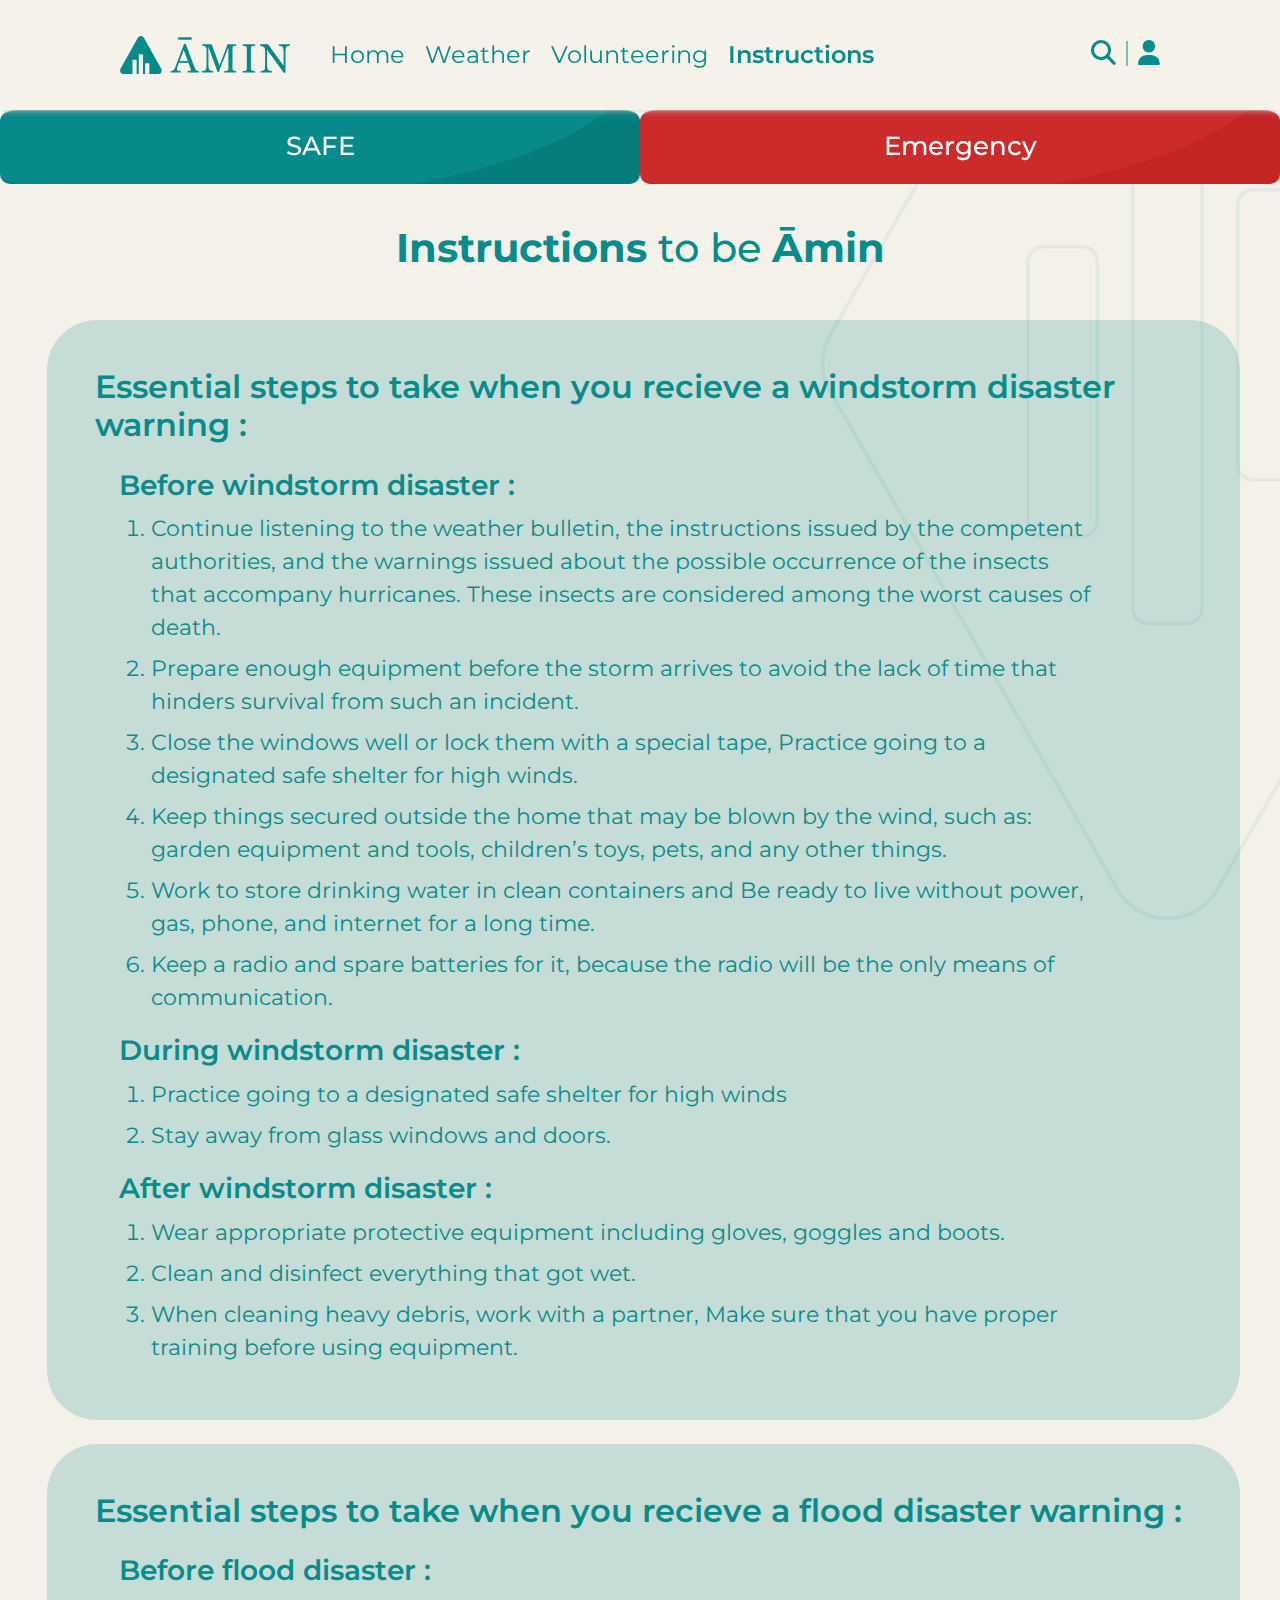
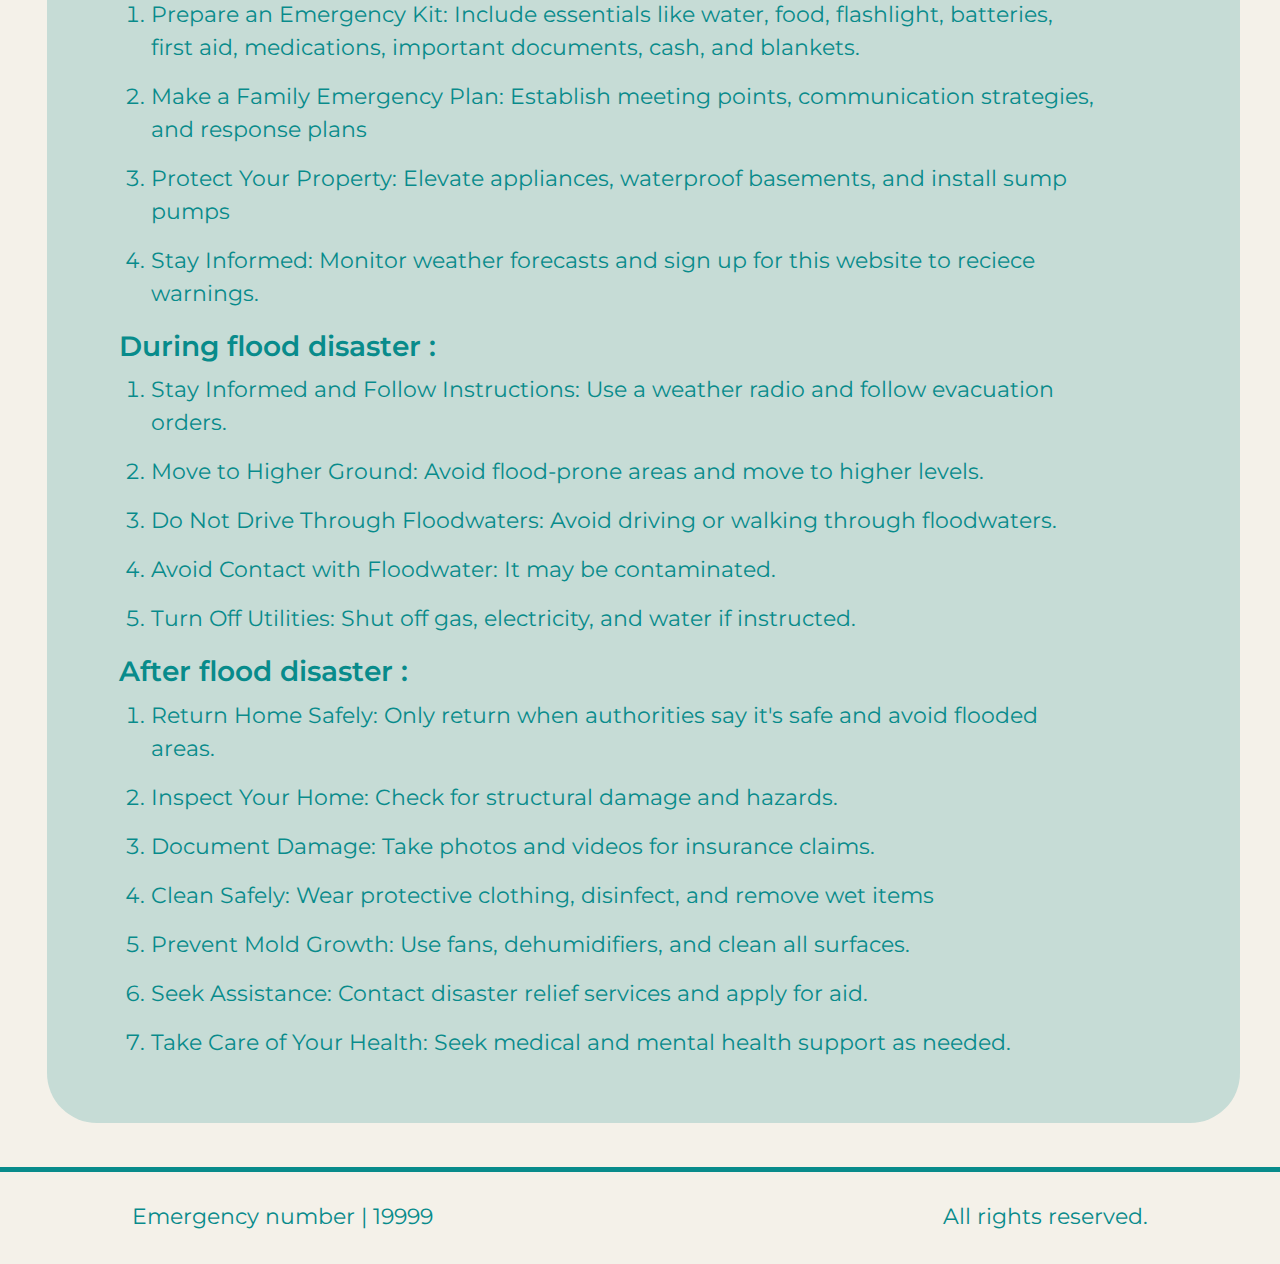
<file: instruction.html>
<!DOCTYPE html>
<html lang="en">
<head>
    <meta charset="UTF-8">
    <meta name="viewport" content="width=device-width, initial-scale=1.0">
    <title>Āmin</title>
    <link rel="shortcut icon" href="images/logo.svg" type="image/x-icon">
    <!-- Bootstrap Utilities CDN -->
    <link href="https://cdn.jsdelivr.net/npm/bootstrap@5.3.3/dist/css/bootstrap.min.css" rel="stylesheet"
    integrity="sha384-QWTKZyjpPEjISv5WaRU9OFeRpok6YctnYmDr5pNlyT2bRjXh0JMhjY6hW+ALEwIH" crossorigin="anonymous">
    <!--Main Css File-->
    <link rel="stylesheet" href="css/style.css">
    <!--Normalize ALL Elements-->
    <link rel="stylesheet" href="css/normalize.css">
    <!--Font Awesome Library-->
    <link rel="stylesheet" href="css/all.min.css">
    <!-- js file  -->
    <script src="js/script.js" defer></script>
    <!--Google Fonts-->
    <link rel="preconnect" href="https://fonts.googleapis.com">
    <link rel="preconnect" href="https://fonts.gstatic.com" crossorigin>
    <link href="https://fonts.googleapis.com/css2?family=Montserrat:ital,wght@0,100..900;1,100..900&family=Outfit:wght@100..900&display=swap" rel="stylesheet">
</head>
<body>
    <nav class="nav">
        <div class="main-nav">
            <i class="fa-solid fa-bars navOpenBtn"></i>
            <a href="#" class="logo">                    
                <img  src="images/main-logo.svg" alt="#">
            </a>
            <ul class="nav-links">
                <i class="fa-solid fa-xmark navCloseBtn"></i>
                <li><a href="index.html">Home</a></li>
                <li><a id="w-link" href="index.html#weather">Weather</a></li>
                <li><a href="volunteering.html">Volunteering</a></li>
                <li><a href="instruction.html" class="active">Instructions</a></li>
                <!-- <li><a href="adminUser.html" >Admin</a></li>
                <li><a href="adminPro.html" >Admin Pro</a></li> -->
            </ul>
        </div>
        <div class="icons">
        <i class="fa-solid fa-magnifying-glass search-icon" id="searchIcon"></i>
        <div class="search-box">
            <i class="fa-solid fa-magnifying-glass search-icon"></i>
            <input type="text" placeholder="Search here..." />
        </div>
        <div class="user-box">
            <i class="fa-solid fa-user user-icon" id="open-icon"></i>
            <ul class="user-links1">
                <li><a href="signup.html">Sign up</a></li>
                <li><a href="login.html">Login</a></li>
            </ul>
            <ul class="user-links2">
            <li><a href="profile.html">Edit Profile</a></li>
            <li><a href="" id="signout">Sign Out</a></li>
            </ul>
        </div>
        </div>        
    </nav>
    <div class="Pmain-buttons">  
        <form action="" method="POST" class="safe-form">
            <input type="hidden" name="state" value="safe"> 
            <button type="submit" class="safe-btn">SAFE</button>
        </form>
        <form action="" method="POST" class="emergency-form">
            <input type="hidden" name="state" value="emergency"> 
            <button type="submit" class="emergency-btn">Emergency</button>
        </form>
    </div>
    <main class="instruction">
        <section class="main-instruction">
            <div class="container-fluid">
                <div class="instructions-container position-relative py-4">
                    <div class="position-relative z-2">
                        <div class="head mb-5 text-center">
                            <h1 class="fs-1  mb-1 main-title"><span class="fw-bolder">Instructions</span> to be <span
                                    class="fw-bolder">Āmin</span></h1>
                        </div>
                        <div class="content-instruction p-5  mb-4">
                            <div class="head mb-4">
                                <h2>
                                    Essential steps to take when you recieve a windstorm disaster warning :
                                </h2>
                            </div>
                            <div class="instructions-list px-4">
                                <h3>
                                    Before windstorm disaster :
                                </h3>
                                <ol type="1">
                                    <li class=" mb-2">
                                        Continue listening to the weather bulletin, the instructions issued
                                        by the competent authorities, and the warnings issued about the
                                        possible occurrence of the insects that accompany hurricanes.
                                        These insects are considered among the worst causes of death.
                                    </li>
                                    <li class=" mb-2">
                                        Prepare enough equipment before the storm arrives to avoid the
                                        lack of time that hinders survival from such an incident.
                                    </li>
                                    <li class=" mb-2">
                                        Close the windows well or lock them with a special tape,
                                        Practice going to a designated safe shelter for high winds.
                                    </li>
                                    <li class=" mb-2">
                                        Keep things secured outside the home that may be blown by the wind, such as: 
                                    garden equipment and tools, children’s toys, pets, and any other things.
                                    </li>
                                    <li class=" mb-2">
                                        Work to store drinking water in clean containers
                                        and Be ready to live without power, gas, phone, and internet for a long time.
                                    </li>
                                    <li class=" mb-2">
                                        Keep a radio and spare batteries for it, because the radio will be the only means of communication.
                                    </li>
                                </ol>
                                <h3>
                                    During windstorm disaster :
                                </h3>
                                <ol type="1">
                                    <li class=" mb-2">
                                        Practice going to a designated safe shelter for high winds
                                    </li>
                                    <li class=" mb-2">
                                        Stay away from glass windows and doors.
                                    </li>
                                </ol>
                                <h3>
                                    After windstorm disaster :
                                </h3>
                                <ol type="1">
                                    <li class=" mb-2">
                                        Wear appropriate protective equipment including gloves, goggles and boots.                                    </li>
                                    <li class=" mb-2">
                                        Clean and disinfect everything that got wet.
                                    </li>
                                    <li class=" mb-2">
                                        When cleaning heavy debris, work with a partner, Make sure that you have proper training before using equipment.                                    </li>
                                </ol>
                            </div>
                        </div>
                        <div class="content-instruction p-5 ">
                            <div class="head mb-4">
                                <h2>
                                    Essential steps to take when you recieve a flood disaster warning :
                                </h2>
                            </div>
                            <div class="instructions-list px-4">
                                <h3>
                                    Before flood disaster :
                                </h3>
                                <ol type="1">
                                    <li class=" mb-3">
                                        Prepare an Emergency Kit: Include essentials like water, food, flashlight, batteries, first aid, medications, important documents, cash, and blankets.
                                    </li>
                                    <li class=" mb-3">
                                        Make a Family Emergency Plan: Establish meeting points, communication strategies, and response plans
                                    </li>
                                    <li class=" mb-3">
                                        Protect Your Property: Elevate appliances, waterproof basements, and install sump pumps
                                    </li>
                                    <li class=" mb-3">
                                        Stay Informed: Monitor weather forecasts and sign up for this website to reciece warnings.
                                    </li>
                                </ol>
                                <h3>
                                    During flood disaster :
                                </h3>
                                <ol type="1">

                                    <li class=" mb-3">
                                        Stay Informed and Follow Instructions: Use a weather radio and follow evacuation orders.
                                    </li>
                                    <li class=" mb-3">
                                        Move to Higher Ground: Avoid flood-prone areas and move to higher levels.
                                    </li>
                                    <li class=" mb-3">
                                        Do Not Drive Through Floodwaters: Avoid driving or walking through floodwaters.
                                    </li>
                                    <li class=" mb-3">
                                        Avoid Contact with Floodwater: It may be contaminated.
                                    </li>
                                    <li class=" mb-3">
                                        Turn Off Utilities: Shut off gas, electricity, and water if instructed.
                                    </li>
                                </ol>
                                <h3>
                                    After flood disaster :
                                </h3>
                                        <ol type="1">
                                            <li class=" mb-3">
                                                Return Home Safely: Only return when authorities say it's safe and avoid flooded areas.                                            
                                            </li>
                                            <li class=" mb-3">
                                                Inspect Your Home: Check for structural damage and hazards.
                                            </li>
                                            <li class=" mb-3">
                                                Document Damage: Take photos and videos for insurance claims.                                            
                                            </li>
                                            <li class=" mb-3">
                                                Clean Safely: Wear protective clothing, disinfect, and remove wet items                                            
                                            </li>
                                            <li class=" mb-3">
                                                Prevent Mold Growth: Use fans, dehumidifiers, and clean all surfaces.
                                            </li>
                                            <li class=" mb-3">
                                                Seek Assistance: Contact disaster relief services and apply for aid.                                         
                                            </li>
                                            <li class="mb-3">
                                                Take Care of Your Health: Seek medical and mental health support as needed.
                                            </li>
                                        </ol>
                                
                            </div>
                        </div>
                    </div>
                </div>
            </div>
        </section>
    </main>
    <footer class="inst-footer">
        <p>Emergency number   |   19999</p> 
        <p>All rights reserved.</p> 
    </footer>
</body>
</file>
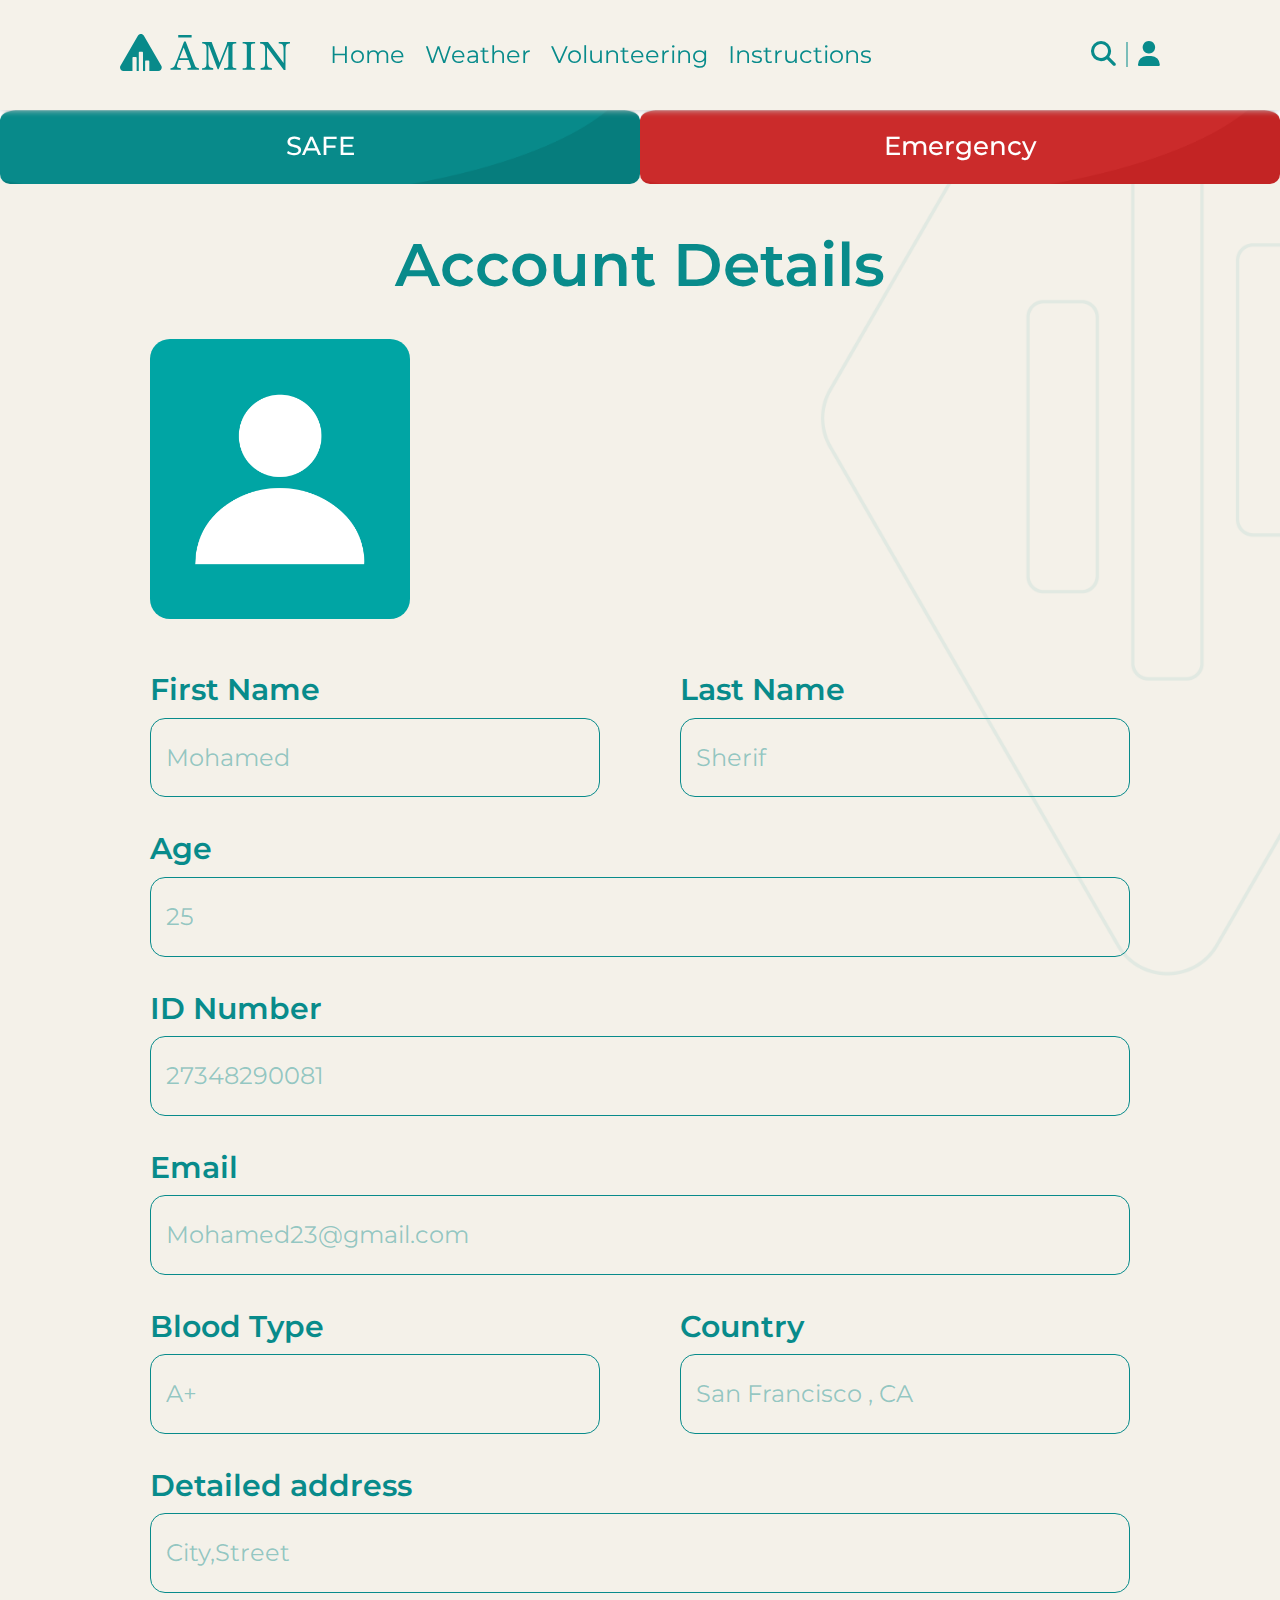
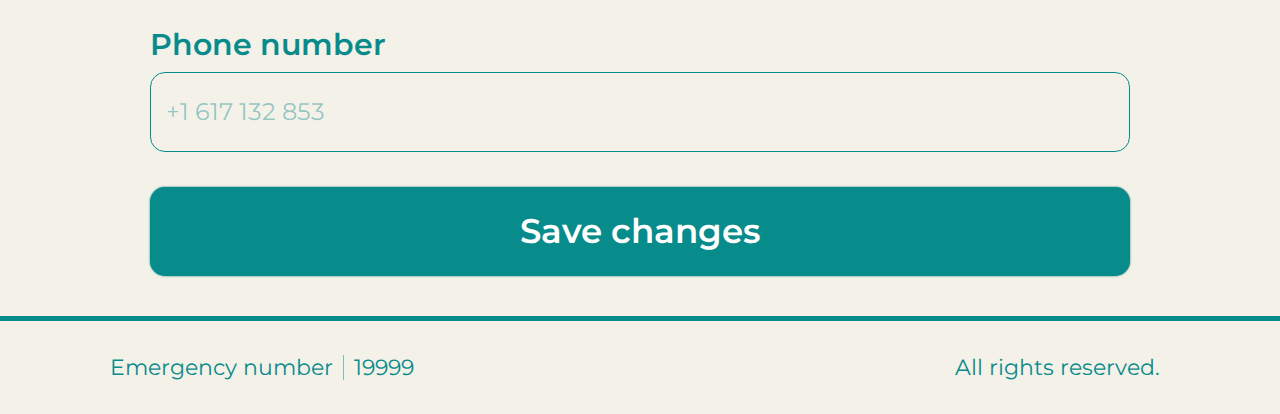
<file: profile.html>
<!DOCTYPE html>
<html lang="en">
<head>
    <meta charset="UTF-8">
    <meta name="viewport" content="width=device-width, initial-scale=1.0">
    <title>Āmin</title>
    <link rel="shortcut icon" href="images/logo.svg" type="image/x-icon">
    <!--Main Css File-->
    <link rel="stylesheet" href="css/style.css">
    <!--Normalize ALL Elements-->
    <link rel="stylesheet" href="css/normalize.css">
    <!--Font Awesome Library-->
    <link rel="stylesheet" href="css/all.min.css">
    <!-- js file  -->
    <script src="js/script.js" defer></script>
    <!--Google Fonts-->
    <link rel="preconnect" href="https://fonts.googleapis.com">
    <link rel="preconnect" href="https://fonts.gstatic.com" crossorigin>
    <link href="https://fonts.googleapis.com/css2?family=Montserrat:ital,wght@0,100..900;1,100..900&family=Outfit:wght@100..900&display=swap" rel="stylesheet">
</head>
<body>
    <nav class="nav">
        <div class="main-nav">
            <i class="fa-solid fa-bars navOpenBtn"></i>
            <a href="#" class="logo">                    
                <img  src="images/main-logo.svg" alt="#">
            </a>
            <ul class="nav-links">
                <i class="fa-solid fa-xmark navCloseBtn"></i>
                <li><a href="index.html">Home</a></li>
                <li><a href="index.html#weather">Weather</a></li>
                <li><a href="volunteering.html">Volunteering</a></li>
                <li><a href="instruction.html" >Instructions</a></li>
            </ul>
        </div>
        <div class="icons">
        <i class="fa-solid fa-magnifying-glass search-icon" id="searchIcon"></i>
        <div class="search-box">
            <i class="fa-solid fa-magnifying-glass search-icon"></i>
            <input type="text" placeholder="Search here..." />
        </div>
        <div class="user-box">
            <i class="fa-solid fa-user user-icon" id="open-icon"></i>
            <ul class="user-links1">
                <li><a href="signup.html">Sign up</a></li>
                <li><a href="login.html">Login</a></li>
            </ul>
            <ul class="user-links2">
            <li><a href="profile.html">Edit Profile</a></li>
            <li><a href="" id="signout">Sign Out</a></li>
            </ul>
        </div>
    </div>        
    </nav>
    <div class="Pmain-buttons">
        <button type="button" class="safe-btn">SAFE</button>
        <button type="button" class="emergency-btn">Emergency</button>
    </div>
    <section class="account-details">
        <h1>Account Details</h1>
        <div class="form" id="Profile-form">
            <form action="#" method="post">
                <div class="image-div">
                    <img src="./images/user.png" alt="">
                    <label for="file-path">
                        <i class="fa-solid fa-camera"></i>
                    </label>
                    <input type="file" name="UserImage" id="file-path" accept="image/jpg,image/png,image/jpeg" class="userfile">
                </div>
                <div class="input-box field half">
                    <div class="half-box">
                        <label for="first-name">First Name</label>
                        <input type="text" name="FirstName" id="first-name" placeholder="Mohamed" required>
                    </div>
                    <div class="half-box">
                        <label for="last-name">Last Name</label>
                        <input type="text" name="LastName" id="last-name" placeholder="Sherif" required >
                    </div>
                </div>
                <div class="input-box field">
                    <label for="age">Age</label>
                    <input type="number" name="Age" placeholder="25" id="age" />
                </div>
                <div class="input-box field">
                    <label for="id-num">ID Number</label>
                    <input type="number" name="id-num" placeholder="27348290081" id="id-num" />
                </div>
                <div class="input-box field">
                    <label for="email">Email</label>
                    <input type="email" name="Email" placeholder="Mohamed23@gmail.com" id="email" required/>
                </div>
                <!-- <div class="input-box field">
                    <label for="password">Current Password</label>
                    <input type="password" name="Password" placeholder="Current Password" id="password">
                </div> -->
                <!--<div class="input-box field">
                    <label for="npassword">New Password</label>
                    <input type="password" name="NewPassword" placeholder="New Password" id="password2" required>
                </div>
                <div class="input-box field">
                    <label for="confirm_password">Confirm Password</label>
                    <input type="password" placeholder="Confirm Password" id="confirm_password" >
                </div> -->
                <div class="input-box field half">
                    <div class="half-box">
                        <label for="blood-type">Blood Type</label>
                        <input type="text" name="BloodType" id="blood-type" placeholder="A+" >
                    </div>
                    <div class="half-box">
                        <label for="country">Country</label>
                        <input type="text" name="Country" id="country" placeholder="San Francisco , CA" required>
                    </div>
                </div>
                <div class="field input-box">
                    <label for="address">Detailed address</label>
                    <input type="text" name="address" id="address" placeholder="City,Street" required>
                </div>
                <div class="field input-box">
                    <label for="number">Phone number</label>
                    <input type="Number" id="number" name="number" placeholder="+1 617 132 853">
                </div>
                <div class="field input-box">
                    <button type="submit" class="edit button">Save changes</button>
                </div>
                </form>
                <footer>
                    <div>
                        <p>Emergency number</p> 
                        <span>19999</span>
                    </div>
                    <p>All rights reserved.</p> 
                </footer>
                </div>
    </section>
</body>
</file>
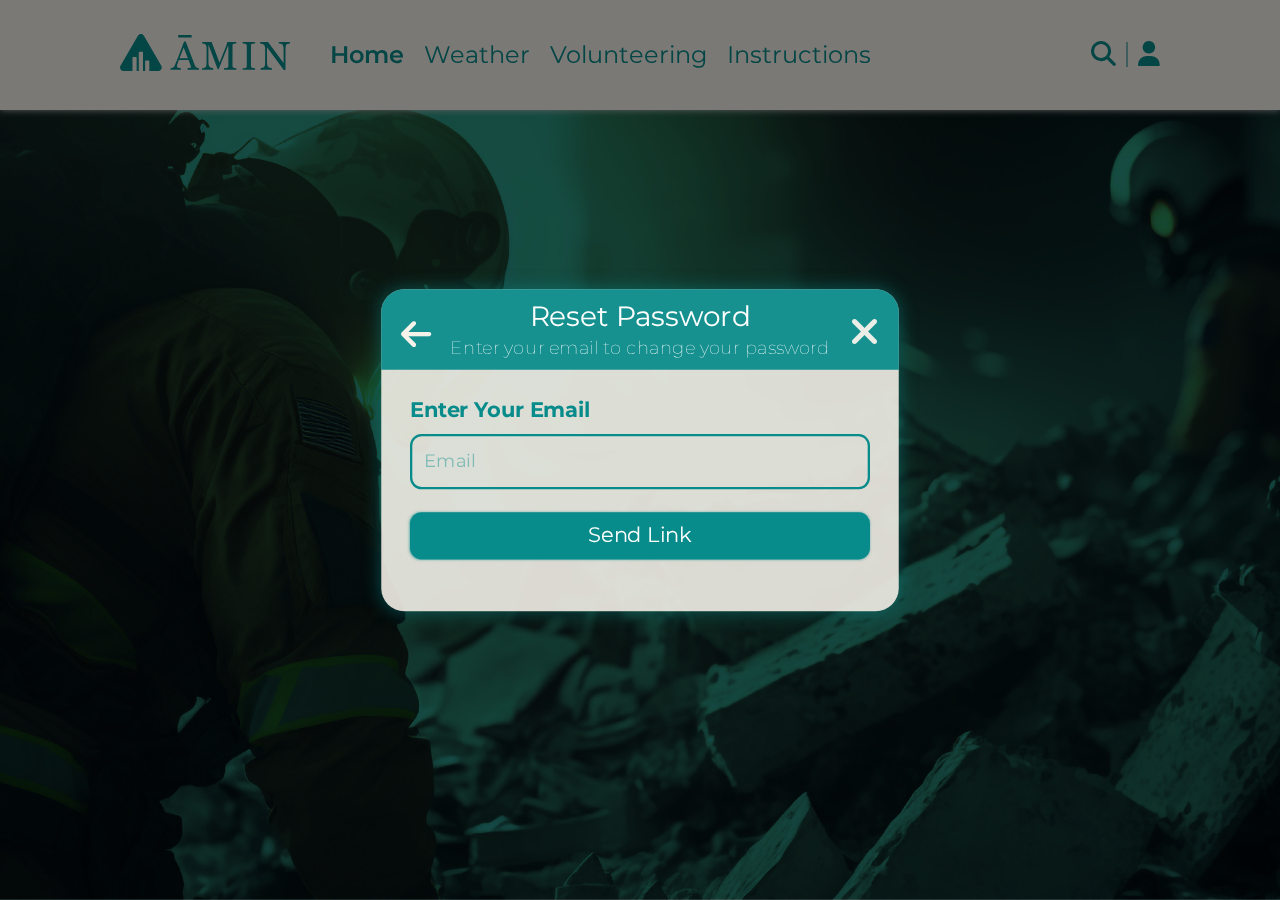
<file: reset.html>
<!DOCTYPE html>
<html lang="en">
<head>
    <meta charset="UTF-8">
    <meta name="viewport" content="width=device-width, initial-scale=1.0">
    <title>Āmin-Sign In</title>
    <link rel="shortcut icon" href="images/logo.svg" type="image/x-icon">
    <!--Main Css File-->
    <link rel="stylesheet" href="css/loginstyle.css">
    <!--header Css File-->
    <link rel="stylesheet" href="css/style.css">
    <!--Normalize ALL Elements-->
    <link rel="stylesheet" href="css/normalize.css">
    <!--Font Awesome Library-->
    <link rel="stylesheet" href="css/all.min.css">
    <!-- js file  -->
    <script src="js/login.js" defer></script>
    <!--Google Fonts-->
    <link rel="preconnect" href="https://fonts.googleapis.com">
    <link rel="preconnect" href="https://fonts.gstatic.com" crossorigin>
    <link href="https://fonts.googleapis.com/css2?family=Montserrat:ital,wght@0,100..900;1,100..900&family=Outfit:wght@100..900&display=swap" rel="stylesheet">
</head>
<body>
    <nav class="nav">
        <div class="main-nav">
            <i class="fa-solid fa-bars navOpenBtn"></i>
            <a href="#" class="logo">                    
                <img  src="images/main-logo.svg" alt="#">
            </a>
            <ul class="nav-links">
                <i class="fa-solid fa-xmark navCloseBtn"></i>
                <li><a href="/index" class="active">Home</a></li>
                <li><a href="/index.#weather">Weather</a></li>
                <li><a href="/volunteering">Volunteering</a></li>
                <li><a href="/instruction">Instructions</a></li>
            </ul>
        </div>
        <div class="icons">
        <i class="fa-solid fa-magnifying-glass search-icon" id="searchIcon"></i>
        <div class="search-box">
            <i class="fa-solid fa-magnifying-glass search-icon"></i>
            <input type="text" placeholder="Search here..." />
        </div>
        <div class="user-box">
            <i class="fa-solid fa-user user-icon" id="open-icon"></i>
            <ul class="user-links1">
                <li><a href="/register">Sign up</a></li>
                <li><a href="/login">Login</a></li>
            </ul>
            <ul class="user-links2">
            <li><a href="/profile">Edit Profile</a></li>
            <li><a href="/logout" id="signout">Sign Out</a></li>
            </ul>
        </div>
        </div>
    </nav>
    <section class="login-container reset-container">
        <div class="form-box">
            <a href="login.html"><i class="fa-solid fa-arrow-left back-arrow"></i></a>
            <i class="fa-solid fa-xmark form-close login-close"></i>
            <!-- Reset Password From -->
            <div class="login-form">
                <div class="header">
                <h2>Reset Password</h2>
                <p>Enter your email to change your password</p>
                </div> 
                <div class="form">
                    <form action="{{ route('password.email') }}" method="post" >
                        <div class="input-box">
                            <label for="email">Enter Your Email</label>
                            <input type="email" name="email" placeholder="Email" id="email" class="form-control @error('email') is-invalid @enderror" name="email" required autocomplete="email" autofocus />
                        </div>
                        <a href="reset1.html"><button type="button"  class="button">
                            Send Link
                        </button>
                        </a>
                    </form>
                </div>
            </div>
        </div>
    </section>
</body>
</file>
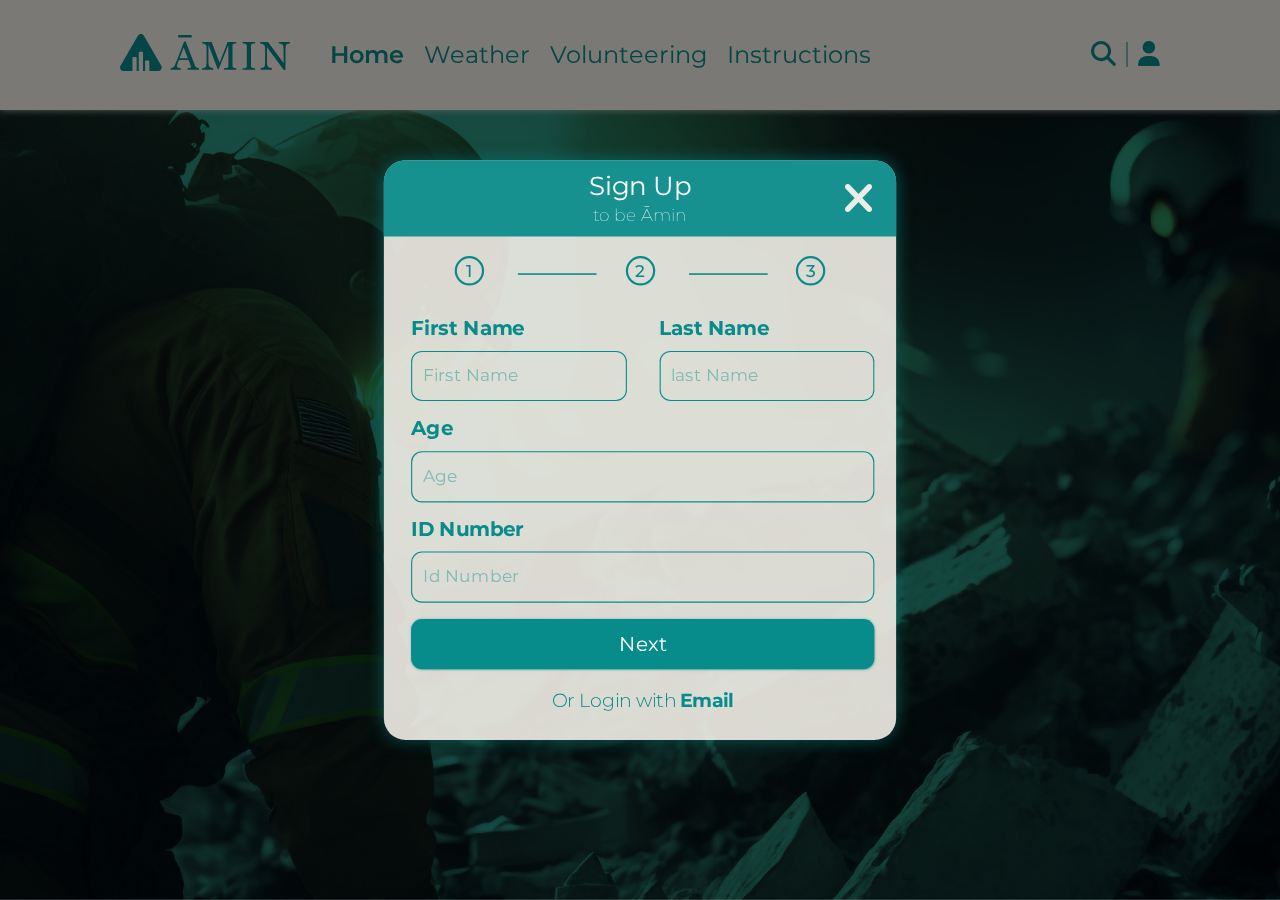
<file: signup.html>
<!DOCTYPE html>
<html lang="en">
<head>
    <meta charset="UTF-8">
    <meta name="viewport" content="width=device-width, initial-scale=1.0">
    <title>Āmin</title>
    <link rel="shortcut icon" href="images/logo.svg" type="image/x-icon">
    <!--Main Css File-->
    <link rel="stylesheet" href="css/signupstyle.css">
    <!--header Css File-->
    <link rel="stylesheet" href="css/style.css">
    <!--Normalize ALL Elements-->
    <link rel="stylesheet" href="css/normalize.css">
    <!--Font Awesome Library-->
    <link rel="stylesheet" href="css/all.min.css">
    <!-- js file  -->    
    <script src="js/signup.js" defer></script>       
    <!--Google Fonts-->
    <link rel="preconnect" href="https://fonts.googleapis.com">
    <link rel="preconnect" href="https://fonts.gstatic.com" crossorigin>
    <link href="https://fonts.googleapis.com/css2?family=Montserrat:ital,wght@0,100..900;1,100..900&family=Outfit:wght@100..900&display=swap" rel="stylesheet">
</head>
<body>
    <nav class="nav">
        <div class="main-nav">
            <i class="fa-solid fa-bars navOpenBtn"></i>
            <a href="#" class="logo">                    
                <img  src="images/main-logo.svg" alt="#">
            </a>
            <ul class="nav-links">
                <i class="fa-solid fa-xmark navCloseBtn"></i>
                <li><a href="index.html"class="active">Home</a></li>
                <li><a href="index.html#weather">Weather</a></li>
                <li><a href="volunteering.html">Volunteering</a></li>
                <li><a href="instruction.html">Instructions</a></li>
            </ul>
        </div>
        <div class="icons">
        <i class="fa-solid fa-magnifying-glass search-icon" id="searchIcon"></i>
        <div class="search-box">
            <i class="fa-solid fa-magnifying-glass search-icon"></i>
            <input type="text" placeholder="Search here..." />
        </div>
        <div class="user-box">
            <i class="fa-solid fa-user user-icon" id="open-icon"></i>
            <ul class="user-links1">
                <li><a href="signup.html">Sign up</a></li>
                <li><a href="login.html">Login</a></li>
            </ul>
            <ul class="user-links2">
            <li><a href="profile.html">Edit Profile</a></li>
            <li><a href="" id="signout">Sign Out</a></li>
            </ul>
        </div>        
    </div>
    </nav>
    <section class="signup-container">
        <div class="form-box">
            <i class="fa-solid fa-xmark form-close signup-close"></i>
            <!-- Signup From -->
            <div class="signup-form">
                <div class="header">
                        <h2>Sign Up</h2>
                        <p>to be Āmin</p>    
                </div>
                <div class="progress-bar">
                    <div class="step">
                        <div class="bullet">
                        <span>1</span>
                        </div>
                        <div class="check">1</div>
                    </div>
                    <div class="step">
                        <div class="bullet">
                        <span>2</span>
                        </div>
                        <div class="check">2</div>
                    </div>
                    <div class="step">
                        <div class="bullet">
                        <span>3</span>
                        </div>
                        <div class="check">3</div>
                    </div>
                    </div>
                <div class="form form-outer" id="Signup-form">
                <form action="#" method="post">
                    <div class="page slide-page">
                        <div class="input-box field half">
                            <div class="half-box">
                                <label for="first-name">First Name</label>
                                <input type="text" name="first-name" id="first-name" placeholder="First Name" required>
                            </div>
                            <div class="half-box">
                                <label for="last-name">Last Name</label>
                                <input type="text" name="last-name" id="last-name" placeholder="last Name" required>
                            </div>
                        </div>
                        <div class="input-box field">
                            <label for="age">Age</label>
                            <input type="number" name="age" placeholder="Age" id="age" required />
                        </div>
                        <div class="input-box field">
                            <label for="id-num">ID Number</label>
                            <input type="number" name="id-num" placeholder="Id Number" id="id-num" required />
                        </div>
                        <div class="field">
                            <button  class="firstNext next button ">Next</button>
                        </div>
                        <div class="login-signup">Or Login with <a href="login.html" id="login">Email</a></div>
                    </div>

                    <div class="page">
                        <div class="input-box field">
                            <label for="email">Email</label>
                            <input type="email" name="email" placeholder="Email" id="email" required />
                        </div>
                        <div class="input-box field">
                            <label for="password">Password</label>
                            <input type="password" name="password" placeholder="Password" id="password">
                        </div>
                        <div class="input-box field">
                            <label for="confirm_password">Confirm Password</label>
                            <input type="password" placeholder="Confirm Password" id="confirm_password" required>
                        </div>
                        <div class="field btns">
                            <button class="prev-1 prev button">Previous</button>
                            <button class="next-1 next button">Next</button>
                        </div>
                        <div class="login-signup">Or Login with <a href="login.html" id="login">Email</a></div>
                    </div>
                    <div class="page">
                        <div class="input-box field half">
                            <div class="half-box">
                                <label for="blood-type">Blood Type</label>
                                <input type="text" name="blood-type" id="blood-type" placeholder="Blood Type" >
                            </div>
                            <div class="half-box">
                                <label for="country">Country</label>
                                <input type="text" name="country" id="country" placeholder="Country" required>
                            </div>
                        </div>
                        <div class="field input-box">
                            <label for="address">Detailed address</label>
                            <input type="text" name="address" id="address" placeholder="Detailed address" required>
                        </div>
                        <div class="field input-box">
                            <label for="number">Phone number</label>
                            <input type="Number" id="number" name="number" placeholder="+00 000 000 000">
                        </div>
                        <label class="last-chek field">
                            <input type="checkbox" name="last-chek" id="last-chek">
                            <span class="radio-check"></span>
                            If you sure about registering, complete it.
                        </label>
                        <div class="field btns">
                            <button class="prev-2 prev button">Previous</button>
                            <button type="submit" class="Sign-Up button">Sign Up</button>
                        </div>
                    </div>
                
                </form>
            </div>
            </div>
        </div>
    </section>
</body>
</file>
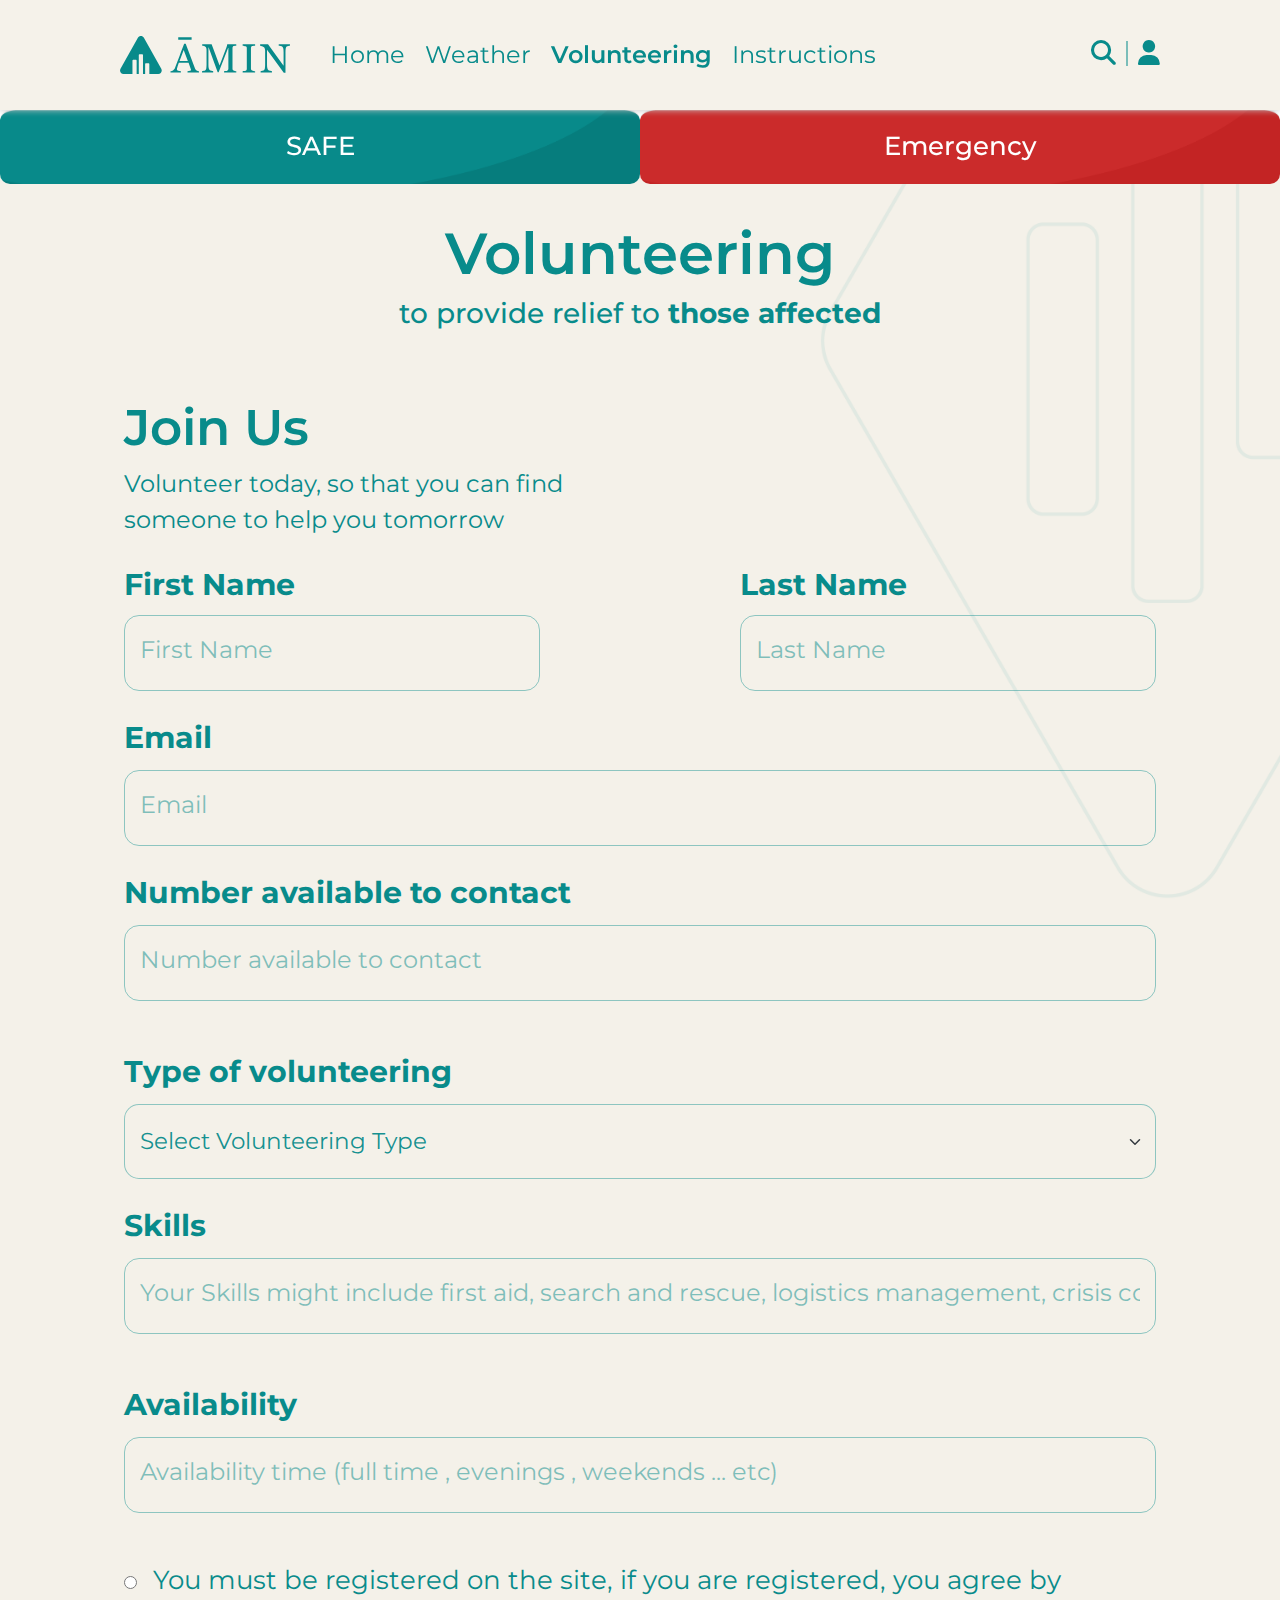
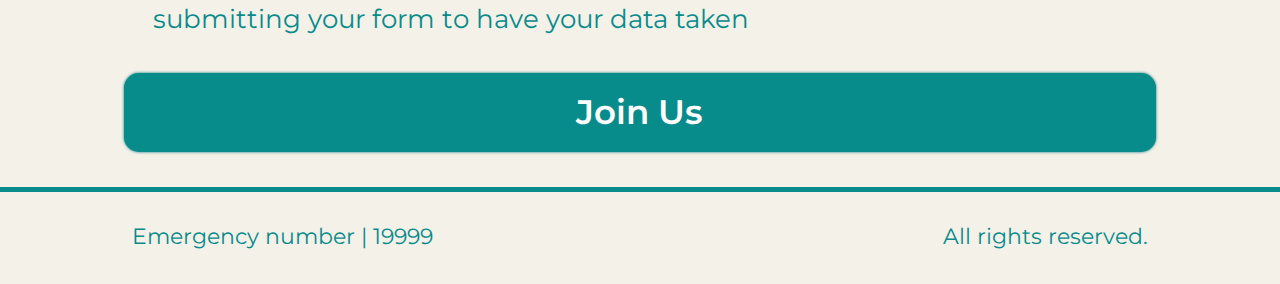
<file: volunteering.html>
<!DOCTYPE html>
<html lang="en">
<head>
    <meta charset="UTF-8">
    <meta name="viewport" content="width=device-width, initial-scale=1.0">
    <title>Āmin</title>
    <link rel="shortcut icon" href="images/logo.svg" type="image/x-icon">
    <!-- Bootstrap Utilities CDN -->
    <link href="https://cdn.jsdelivr.net/npm/bootstrap@5.3.3/dist/css/bootstrap.min.css" rel="stylesheet"
    integrity="sha384-QWTKZyjpPEjISv5WaRU9OFeRpok6YctnYmDr5pNlyT2bRjXh0JMhjY6hW+ALEwIH" crossorigin="anonymous">
    <!--Main Css File-->
    <link rel="stylesheet" href="css/style.css">
    <link rel="stylesheet" href="css/volunteering.css">
    <!--Normalize ALL Elements-->
    <link rel="stylesheet" href="css/normalize.css">
    <!--Font Awesome Library-->
    <link rel="stylesheet" href="css/all.min.css">
    <!-- js file  -->
    <script src="js/script.js" defer></script>
    <!--Google Fonts-->
    <link rel="preconnect" href="https://fonts.googleapis.com">
    <link rel="preconnect" href="https://fonts.gstatic.com" crossorigin>
    <link href="https://fonts.googleapis.com/css2?family=Montserrat:ital,wght@0,100..900;1,100..900&family=Outfit:wght@100..900&display=swap" rel="stylesheet">
</head>
<body>
    <nav class="nav">
        <div class="main-nav">
            <i class="fa-solid fa-bars navOpenBtn"></i>
            <a href="#" class="logo">                    
                <img  src="images/main-logo.svg" alt="#">
            </a>
            <ul class="nav-links">
                <i class="fa-solid fa-xmark navCloseBtn"></i>
                <li><a href="index.html">Home</a></li>
                <li><a href="index.html#weather">Weather</a></li>
                <li><a href="volunteering.html" class="active">Volunteering</a></li>
                <li><a href="instruction.html" >Instructions</a></li>
            </ul>
        </div>
        <div class="icons">
        <i class="fa-solid fa-magnifying-glass search-icon" id="searchIcon"></i>
        <div class="search-box">
            <i class="fa-solid fa-magnifying-glass search-icon"></i>
            <input type="text" placeholder="Search here..." />
        </div>
        <div class="user-box">
            <i class="fa-solid fa-user user-icon" id="open-icon"></i>
            <ul class="user-links1">
                <li><a href="signup.html">Sign up</a></li>
                <li><a href="login.html">Login</a></li>
            </ul>
            <ul class="user-links2">
            <li><a href="profile.html">Edit Profile</a></li>
            <li><a href="" id="signout">Sign Out</a></li>
            </ul>
        </div>
    </div>
    </nav>
    <div class="Pmain-buttons">
        <button type="button" class="safe-btn">SAFE</button>
        <button type="button" class="emergency-btn">Emergency</button>
    </div>
    <main class="volunteering">
        <section class="main-volunteering">
            <div class="container">
                <!-- main content -->
                <div class="main-content">
                    <div class="head text-center">
                        <h1 class="mb-1  main-title">Volunteering</h1>
                        <p class="fs-3">to provide relief to <span class="fw-bold">those affected</span></p>
                    </div>

                    <div class="form-container  mx-auto pt-5">
                        <div class="form-head mb-4">
                            <h2 class=" main-title">Join Us</h2>
                            <p class="fs-4">Volunteer today, so that you can find <br>
                            someone to help you tomorrow</p>
                        </div>
                        <form action="" class="position-relative">
                            <div class="position-relative z-2">
                                <div class="row full-name mb-4">
                                    <div class="col-md-5 first">
                                        <div class="form-group">
                                            <label class="mb-2 fw-bolder" for="">First Name</label>
                                            <input type="text" placeholder="First Name" class="form-control">
                                        </div>
                                    </div>
                                    <div class="col-md-5 offset-md-2">
                                        <div class="form-group">
                                            <label class="mb-2 fw-bolder" for="">Last Name</label>
                                            <input type="text" placeholder="Last Name" class="form-control">
                                        </div>
                                    </div>
                                </div>
                                <div class="form-group mb-4">
                                    <label class="fw-bolder" for="">Email</label>
                                    <input type="email" class="form-control " placeholder="Email">
                                </div>
                                <div class="form-group mb-5">
                                    <label class="fw-bolder" for="">Number available to contact</label>
                                    <input type="number" class="form-control" placeholder="Number available to contact">
                                </div>
                                <div class="form-group mb-4">
                                    <label class="fw-bolder" for="type-vol">Type of volunteering</label>
                                    <select id="type-vol" class="form-select form-select-lg mb-3" aria-label="Large select example" aria-placeholder="vol">
                                        <option selected disabled>Select Volunteering Type</option>
                                        <option value="Personal">Personal Volunteering</option>
                                        <option value="Financial">Financial Volunteering</option>
                                    </select>
                                </div>
                                <div class="form-group mb-5">
                                    <label class="fw-bolder" for="">Skills</label>
                                    <input type="text" class="form-control" placeholder="Your Skills might include first aid, search and rescue, logistics management, crisis counseling, etc">
                                </div>
                                <div class="form-group mb-5">
                                    <label class="fw-bolder" for="">Availability</label>
                                    <input type="text" class="form-control" placeholder="Availability time (full time , evenings , weekends ... etc)">
                                </div>
                                <div class="form-group mb-4 d-flex align-items-baseline">
                                    <input type="radio" class="me-3" id="radio-input">
                                    <label for="radio-input">
                                        You must be registered on the site, if you are registered, you
                                        agree by submitting your form to have your data taken
                                    </label>
                                </div>
                                <div>
                                    <button class="btn btn-safe w-100">Join Us</button>
                                </div>
                            </div>
                        </form>
                    </div>
                </div>
            </div>
        </section>
    </main>
    <footer>
        <p>Emergency number   |   19999</p> 
        <p>All rights reserved.</p> 
    </footer>
</body>
</file>
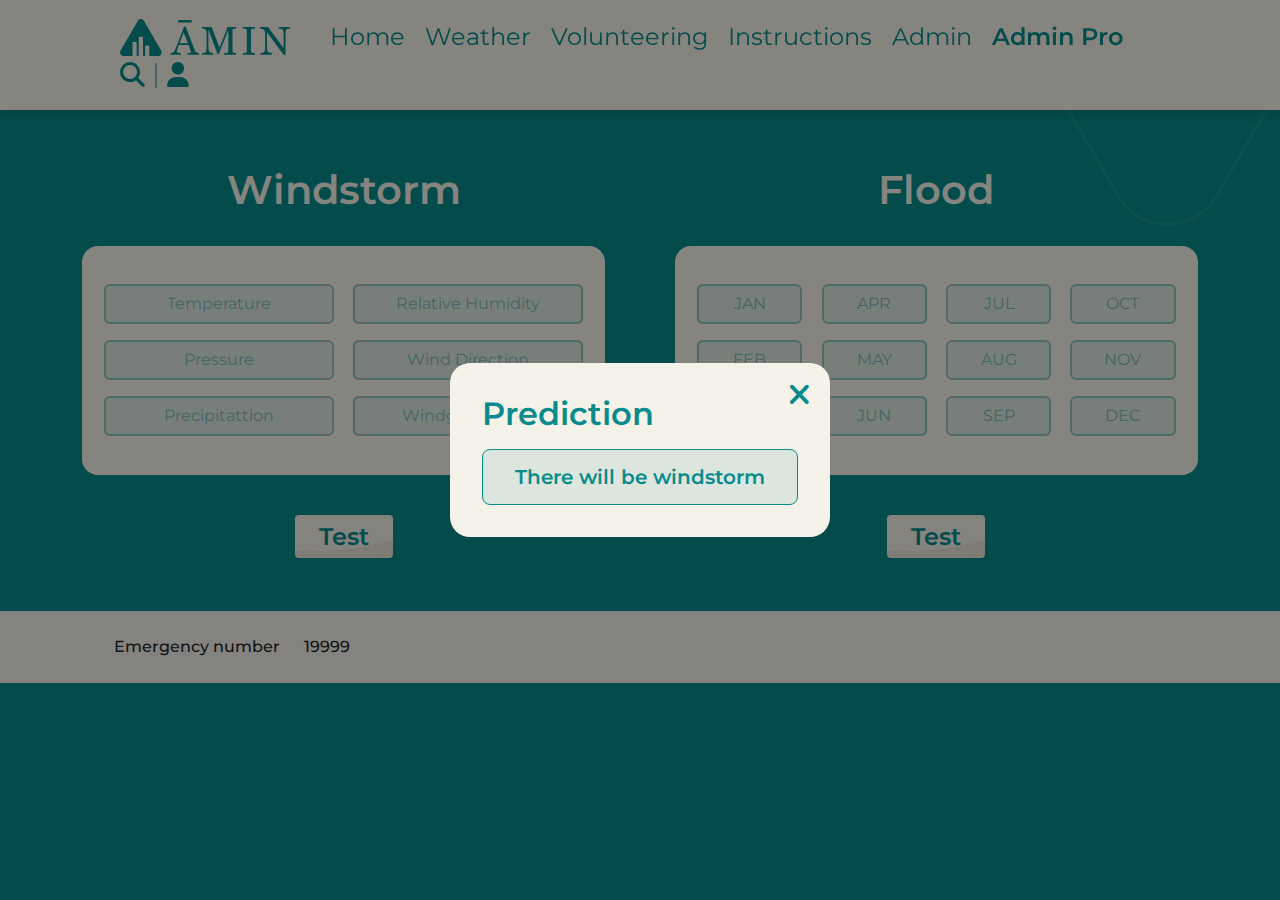
<file: windstorm_pred.html>
<!DOCTYPE html>
<html lang="en">
<head>
    <meta charset="UTF-8">
    <meta name="viewport" content="width=device-width, initial-scale=1.0">
    <title>Āmin</title>
    <link rel="shortcut icon" href="images/logo.svg" type="image/x-icon">
    <!-- Bootstrap Utilities CDN -->
    <link href="https://cdn.jsdelivr.net/npm/bootstrap@5.3.3/dist/css/bootstrap.min.css" rel="stylesheet"
        integrity="sha384-QWTKZyjpPEjISv5WaRU9OFeRpok6YctnYmDr5pNlyT2bRjXh0JMhjY6hW+ALEwIH" crossorigin="anonymous">
    <!--Normalize ALL Elements-->
    <link rel="stylesheet" href="css/normalize.css">
    <!--Font Awesome Library-->
    <link rel="stylesheet" href="css/all.min.css">
    <!--Main Css File-->
    <link rel="stylesheet" href="css/admin_pro.css">
    <link rel="stylesheet" href="css/style.css">
    <!-- js file  -->
    <script src="js/script.js" defer></script>
    <!--Google Fonts-->
    <link rel="preconnect" href="https://fonts.googleapis.com">
    <link rel="preconnect" href="https://fonts.gstatic.com" crossorigin>
    <link
        href="https://fonts.googleapis.com/css2?family=Montserrat:ital,wght@0,100..900;1,100..900&family=Outfit:wght@100..900&display=swap"
        rel="stylesheet">
</head>
<body>
    <nav class="nav">
        <div class="main-nav">
            <i class="fa-solid fa-bars navOpenBtn"></i>
            <a href="#" class="logo">                    
                <img  src="images/main-logo.svg" alt="#">
            </a>
            <ul class="nav-links">
                <i class="fa-solid fa-xmark navCloseBtn"></i>
                <li><a href="index.html">Home</a></li>
                <li><a href="index.html#weather">Weather</a></li>
                <li><a href="volunteering.html">Volunteering</a></li>
                <li><a href="instruction.html" >Instructions</a></li>
                <li><a href="adminUser.html" >Admin</a></li>
                <li><a href="adminPro.html" class="active">Admin Pro</a></li>
            </ul>
        </div>
        <div class="icons">
        <i class="fa-solid fa-magnifying-glass search-icon" id="searchIcon"></i>
        <div class="search-box">
            <i class="fa-solid fa-magnifying-glass search-icon"></i>
            <input type="text" placeholder="Search here..." />
        </div>
        <div class="user-box">
            <i class="fa-solid fa-user user-icon" id="open-icon"></i>
            <ul class="user-links1">
                <li><a href="signup.html">Sign up</a></li>
                <li><a href="login.html">Login</a></li>
            </ul>
            <ul class="user-links2">
            <li><a href="profile.html">Edit Profile</a></li>
            <li><a href="" id="signout">Sign Out</a></li>
            </ul>
        </div>
        </div>        
    </nav>
    <main class="model-testing">
        <div  class="container">
            <div style="padding-top: 20px; padding-bottom: 30px;" class="head">
            </div>
            <div class="forms row justify-content-between">
                <div class="windstorm  col-md-5 ">
                    <h2 class="text-white-bone text-meduim fw-semi text-center p-3 mb-3">Windstorm</h2>
                    <div class="inner bg-white-bone custom-p-3 rounded-4 mb-3">
                        <div class="text-center fw-bold mb-3"></div>
                        <form action="">
                            <div class="form-group mb-3 d-flex justify-content-between ">
                                <input class="form-control text-custom-color w-45" type="text" placeholder="Temperature" name="temperature" id="temperature">
                                <input class="form-control text-custom-color w-45" type="text" placeholder="Relative Humidity" name="relativeHumidity"
                                    id="relativeHumidity">
                            </div>
                            <div class="form-group mb-3 d-flex justify-content-between ">
                                <input class="form-control text-custom-color w-45" type="text" placeholder="Pressure" name="pressure" id="pressure">
                                <input class="form-control text-custom-color w-45" type="text" placeholder="Wind Direction" name="windDirection"
                                    id="windDirection">
                            </div>
                            <div class="form-group mb-3 d-flex justify-content-between ">
                                <input class="form-control text-custom-color w-45" type="text" placeholder="Precipitattion" name="precipitattion" id="precipitattion">
                                <input class="form-control text-custom-color w-45" type="text" placeholder="Windgustspeed" name="windgustspeed"
                                    id="windgustspeed">
                            </div>
                        </form>
                    </div>
                    <div class="py-4 text-center">
                        <button id="btn-windstorm" class="px-4 py-2 fs-4 border-0 rounded-1">Test</button>
                    </div>
                </div>
                <div class="flood col-md-5  ">
                    <h2 class="text-white-bone text-meduim fw-semi p-3 mb-3 text-center custom">Flood</h2>
                    <div class="inner bg-white-bone custom-p-3 rounded-4 mb-3">
                        <div class="text-center fw-bold mb-3">
                        </div>
                        <form action="">
                            <div class="form-group mb-3 d-flex  justify-content-between ">
                                <input class="form-control text-custom-color w-24" type="text" name="jan" id="jan" placeholder="JAN">
                                <input class="form-control text-custom-color w-24" type="text" name="APR" id="APR" placeholder="APR">
                                <input class="form-control text-custom-color w-24" type="text" name="JUL" id="JUL" placeholder="JUL">
                                <input class="form-control text-custom-color w-24" type="text" name="OCT" id="OCT" placeholder="OCT">
                            </div>
                            <div class="form-group mb-3 d-flex  justify-content-between ">
                                <input class="form-control text-custom-color w-24" type="text" name="FEB" id="FEB" placeholder="FEB">
                                <input class="form-control text-custom-color w-24" type="text" name="MAY" id="MAY" placeholder="MAY">
                                <input class="form-control text-custom-color w-24" type="text" name="AUG" id="AUG" placeholder="AUG">
                                <input class="form-control text-custom-color w-24" type="text" name="NOV" id="NOV" placeholder="NOV">
                            </div>
                            <div class="form-group mb-3 d-flex  justify-content-between ">
                                <input class="form-control text-custom-color w-24" type="text" name="MAR" id="MAR" placeholder="MAR">
                                <input class="form-control text-custom-color w-24" type="text" name="JUN" id="JUN" placeholder="JUN">
                                <input class="form-control text-custom-color w-24" type="text" name="SEP" id="SEP" placeholder="SEP">
                                <input class="form-control text-custom-color w-24" type="text" name="DEC" id="DEC" placeholder="DEC">
                            </div>
                        </form>
                    </div>
                    <div class="py-4 text-center mb-4">
                            <button id="btn-flood" class="px-4 py-2 fs-4  border-0 rounded-1">Test</button>
                    </div>
                </div>
            </div>
        </div>
    </main>
    <footer id="modelFooter" class="py-2">
        <div class="container">
            <div class="number-container d-flex p-3">
                <div class="text px-3 ">
                    <p class="m-0 fw-medium">Emergency number</p>
                </div>
                <div class="number px-2">
                    <p class="m-0 fw-medium">19999</p>
                </div>
            </div>
        </div>
    </footer>
    <div id="popup-windstorm" class="popup-windstorm d-block">
        <div class="container d-flex justify-content-center align-items-center h-100">
            <div class="child bg-white-bone position-relative  p-4 rounded-4">
                <a href="adminPro.html"><i id="floodExit" class="close fa-solid fa-xmark text-custom-color"></i></a>
                <h3 class="mb-3 text-custom-color fw-semi fs-2" >Prediction</h3>
                <div class="text-box text-center rounded-3  mx-auto">
                    <p class="m-0 text-custom-color fw-semi">There will be windstorm</p>
                </div>
            </div>
        </div>
    </div>
</body>
</html>
</file>
<file: css/admin_pro.css>
/*Start Global Rules */
:root {
  --font-family: "Montserrat", sans-serif;
  --blue-color: #088b8b;
  --black-color: #000000;
  --white-color: #ffffff;
  --white-bone-color: #f5f2ea;
  --main-transition:0.2s;
}
* {
  margin: 0;
  padding: 0;
  box-sizing: border-box;
}
body {
  height: 100%;
  font-family: var(--font-family);
  background-image: url(../images/bg_admin-dash1.png);
  background-repeat: no-repeat;
  background-size: cover;
  background-position: center;
}
ul {
  list-style: none;
  margin: 0;
  padding: 0;
}
a {
  text-decoration: none;
}
/* End Global Rules */
.nav{
  box-shadow: 0 0 10px #066966 !important;
}
.a-container {
  display: flex;
  flex-direction: column;
  justify-content: space-between; /* Ensure the last element goes to the bottom */
  height: 100vh; /* Full viewport height */
}
.model-testing{
    margin-top: 100px;
  }

  .model-testing input::placeholder{
    color: #088b8b82 !important;
    text-align: center;
  }
  .model-testing .flood input{
    border-radius: 5;
    -webkit-border-radius: 5;
    -moz-border-radius: 5;
    -ms-border-radius: 5;
    -o-border-radius: 5;
}
  .model-testing .flood input::placeholder{
    color: #088b8b82 !important;
    text-align: center;
  }
  .model-testing input{
    border: 2px solid #088b8b6f !important;
  }
  
  .model-testing input:focus{
    box-shadow: none !important;
    border: 2px solid #088b8b !important;
  }
  
  .model-testing input{
    background-color: transparent !important;
  }
  
  .model-testing .w-45{
    width: 48% !important;
  }

  .model-testing .w-24{
    width: 22% !important;
  }
  .custom-p-3 {
    padding: 1.4rem  !important;
 }
  .model-testing .windstorm input ,
  .model-testing .flood input{
    background-color: #088b8b1a !important;
  }
  
  .model-testing .windstorm button,
  .model-testing .flood button{
    background-image: url("../images/test.jpg") !important;
    background-size: cover;
    background-position: center;
    font-weight: 600;
    color: #088b8b;
  }
  .model-testing .windstorm button:hover,
  .model-testing .flood button:hover{
  box-shadow:0 0 15px #066966;
  font-weight: 700;
}
  .text-custom-color{
    color: #088b8b !important;
  }

/* #modelFooter{
      background-image: url('../images/instractions-page.png');
      background-size: cover;
      background-repeat: no-repeat;
      background-position: center;
      position: relative;
      bottom: 0;
  }
  #modelFooter .number-container .text{
    font-size: 20px;
    border-right: 2px solid #088b8b;
    color: #088b8b;
}

#modelFooter .number-container .number{
    font-size: 20px;
    color: #088b8b;
}   */


.popup-flood,
.popup-windstorm{
    position: fixed;
    inset: 0;
    background-color: #00000074;
    z-index: 999;
}
  
.popup-flood .child,
.popup-windstorm .child{
    min-width: 34% !important;
    padding: 32px !important;
    border-radius: 20px !important;
    -webkit-border-radius: 20px !important;
    -moz-border-radius: 20px !important;
    -ms-border-radius: 20px !important;
    -o-border-radius: 20px !important;
}
  
.text-box{
    background-color:#dce6df;
    border: 1px solid #088b8b;
    padding: 12px;
    font-size: 20px;
  }
  
.close{
    position: absolute;
    right: 5%;
    top: 10%;
    cursor: pointer;
    font-size: 30px;
  }
.text-big{
  font-size: 58px;
}
.text-meduim{
  font-size:40px;
}
.col-md-5{
  width:48%;
}
.text-white-bone{
  color:#f5f2ea ;
}
.bg-white-bone{
  background-color: #f5f2ea;
}
.fw-semi{
  font-weight: 600;
}


footer{
  position: relative;
  bottom: 0;
  left: 0;
  background-image: url(../images/data-page.png);
  background-repeat: no-repeat;
  background-size: cover;
  background-position: center center;
  border-top: 5px solid var(--blue-color);
}
.primary-paragraph{
  height: 85px;
  display: flex;
  justify-content: space-between;
  padding: 0.5em 5em;
  background: url("../images/pattern-1.png") no-repeat center;
  background-size: cover;
}
.footer .primary-paragraph p{
  padding: 1em 4em;
  text-align: center;
  color: var(--blue-color);
  font-size: 22px;
  font-weight: 400;
}
</file>
<file: css/style.css>
/* This file has (header css || profile page ||instruction page) */
/*Start Global Rules */
:root {
  --font-family: "Montserrat", sans-serif;
  --blue-color: #088b8b;
  --black-color: #000000;
  --white-color: #ffffff;
  --white-bone-color: #f5f2ea;
  --main-transition:0.2s;
}
* {
  margin: 0;
  padding: 0;
  box-sizing: border-box;
}
body {
  font-family: var(--font-family);
}
ul {
  list-style: none;
  margin: 0;
  padding: 0;
}
a {
  text-decoration: none;
}

/* End Global Rules */
/* Start header */
.nav {
  position: fixed;
  top:0;
  left:0;
  z-index: 100;
  width: 100%;
  height:110px;
  padding: 15px 120px;
  background-color: var(--white-bone-color);
  box-shadow: 0 0 7px #c2c2c2;
}
.nav,
.nav .nav-links {
  display: flex;
  align-items: center;
}
.nav {
  justify-content: space-between;
}
.nav .main-nav{
  display: flex;
  align-items: center;
}
.nav .logo img{
  margin-right: 40px;
  width: 170px;
}
.nav .nav-links {
  column-gap: 20px;
  list-style: none;
}
.nav .nav-links a {
  color: var(--blue-color);
  font-weight: 400;
  font-size: 24px;
  transition: var(--main-transition);
  -webkit-transition: var(--main-transition);
  -moz-transition: var(--main-transition);
  -ms-transition: var(--main-transition);
  -o-transition: var(--main-transition);
}
.nav .nav-links .active{
    font-weight: 600;
}
.nav .nav-links a:hover{
  font-weight: 500;
}
.nav.openSearch .nav-links a {
  opacity: 0;
  pointer-events: none;
}
.nav .icons{
  display: flex;
}
.nav .search-icon {
  color:var(--blue-color);
  font-size: 25px;
  cursor: pointer;
  padding-right:10px;
}

.nav .search-box {
  position: absolute;
  top:25%;
  right: 250px;
  height: 45px;
  max-width: 555px;
  width: 100%;
  opacity: 0;
  pointer-events: none;
  transition: all 0.2s linear;
  -webkit-transition: all 0.2s linear;
  -moz-transition: all 0.2s linear;
  -ms-transition: all 0.2s linear;
  -o-transition: all 0.2s linear;
}
.nav.openSearch .search-box {
  opacity: 1;
  pointer-events: auto;
}
.nav .search-box .search-icon {
  position: absolute;
  left: 15px;
  top: 50%;
  left: 15px;
  color: var(--blue-color);
  transform: translateY(-50%);
  -webkit-transform: translateY(-50%);
  -moz-transform: translateY(-50%);
  -ms-transform: translateY(-50%);
  -o-transform: translateY(-50%);
}
.nav .search-box input {
  height: 100%;
  width: 100%;
  border: 1px solid #0aacace3;
  outline: none;
  border-radius: 10px;
  background-color: transparent;
  padding: 0 15px 0 45px;
  -webkit-border-radius: 10px;
  -moz-border-radius: 10px;
  -ms-border-radius: 10px;
  -o-border-radius: 10px;
}
.nav .search-box input::placeholder{
  font-size: 15px;
  color: var(--blue-color);
}
.nav .icons .user-box{
  position: relative;
}

.nav .icons .user-box .user-links2,
.nav .icons .user-box .user-links1{
  position: absolute;
  right:0;
  top:calc(100% + 20px);
  padding:0;
  margin: 0;
  min-width: 200px;
  list-style-type: none;
  background-color: #099797;
  display: none;
  z-index: 200;
  border-radius: 5px;
  transition: all 0.2s linear;
  -webkit-transition: all 0.2s linear;
  -moz-transition: all 0.2s linear;
  -ms-transition: all 0.2s linear;
  -o-transition: all 0.2s linear;
  -webkit-border-radius: 5px;
  -moz-border-radius: 5px;
  -ms-border-radius: 5px;
  -o-border-radius: 5px;
}

.nav .icons .user-box.showAfter .user-links2,
.nav .icons .user-box.showBefore .user-links1{
  display: initial;
}
.nav .icons .user-box .user-links2::before,
.nav .icons .user-box .user-links1::before{
    content: "";
    border:12px solid ;
    position: absolute;
    top:-20px;
    right:1px;
    border-color: transparent transparent #099797 ;
}
.nav .icons .user-box .user-links2 li a,
.nav .icons .user-box .user-links1 li a{
  display: block;
  padding:15px;
  font-size: 18px;
  font-weight: 500;
  text-decoration: none;
  color:var(--white-color);
  transition:var(--main-transition);
  -webkit-transition:var(--main-transition);
  -moz-transition:var(--main-transition);
  -ms-transition:var(--main-transition);
  -o-transition:var(--main-transition);
}
.nav .icons .user-box .user-links2 :first-child,
.nav .icons .user-box .user-links1 :first-child{
  border-bottom:#ddd 1px solid ;
}

.nav .icons .user-box .user-links2 li a:hover,
.nav .icons .user-box .user-links1 li a:hover{
  font-weight: 700;
}

.nav .icons .user-icon {
  color: var(--blue-color);
  font-size: 25px;
  padding-left:10px;
  border-left:2px solid  #088b8b83;
  cursor: pointer;
  position: relative;
}

.nav .navOpenBtn,
.nav .navCloseBtn {
  display: none;
}
/* responsive */
/* responsive */
@media screen and (max-width: 1160px) {
  .nav {
    padding: 15px 100px;
  }
  .nav .search-box {
    right: 150px;
  }
}
@media screen and (max-width: 950px) {
  .nav {
    padding: 15px 50px;
  }
  .nav .search-box {
    right: 100px;
    max-width: 400px;
  }
  
}
@media screen and (max-width: 768px) {
  .nav .navOpenBtn,
  .nav .navCloseBtn {
    display: block;
  }
  .nav {
    padding: 15px 20px;
  }
  .nav .main-nav{
    width:70%;
    justify-content: space-between;
  }
  .nav .nav-links {
    position: fixed;
    top: 0;
    left: -100%;
    height: 100%;
    max-width: 280px;
    width: 100%;
    padding-top: 100px;
    row-gap: 30px;
    flex-direction: column;
    background-color: #088b8b ;
    box-shadow: 0 2px 10px rgba(0, 0, 0, 0.1);
    transition: all 0.4s ease;
    z-index: 100;
    -webkit-transition: all 0.4s ease;
    -moz-transition: all 0.4s ease;
    -ms-transition: all 0.4s ease;
    -o-transition: all 0.4s ease;
  }
  .nav.openNav .nav-links {
    left: 0;
  }
  .nav.openNav .nav-links a{
    color:var(--white-bone-color)
  }
  .nav .navOpenBtn {
    color: var(--blue-color);
    font-size: 25px;
    cursor: pointer;
  }
  .nav .navCloseBtn {
    position: absolute;
    top: 20px;
    right: 20px;
    color: #fff;
    font-size: 20px;
    cursor: pointer;
  }
  .nav .search-box {
    top: calc(100% + 10px);
    max-width: calc(100% - 20px);
    right: 50%;
    transform: translateX(50%);
    box-shadow: 0 2px 10px rgba(0, 0, 0, 0.1);
    -webkit-transform: translateX(50%);
    -moz-transform: translateX(50%);
    -ms-transform: translateX(50%);
    -o-transform: translateX(50%);
  }
  .content-instruction{
    width: 100% !important;
  }
}
/* End header */
/* Start main buttons */
.Pmain-buttons{
  position: fixed;
  width: 100%;
  display: flex;
  justify-content: center;
  top:110px;
  left:50%;
  transform: translateX(-50%);
  -webkit-transform: translateX(-50%);
  -moz-transform: translateX(-50%);
  -ms-transform: translateX(-50%);
  -o-transform: translateX(-50%);
  z-index: 99;
}
.Pmain-buttons .safe-form,
.Pmain-buttons .emergency-form
{
  width:50%;
}
.Pmain-buttons .safe-btn,
.Pmain-buttons .emergency-btn{
  cursor: pointer;
  border: none;
  width:100%;
  font-size: 26px;
  color:white;
  padding:22px 10px;
  border-radius: 10px;
  -webkit-border-radius: 10px;
  -moz-border-radius: 10px;
  -ms-border-radius: 10px;
  -o-border-radius: 10px;
  transition: all .25s ease-out;
  -webkit-transition: all .25s ease-out;
  -moz-transition: all .25s ease-out;
  -ms-transition: all .25s ease-out;
  -o-transition: all .25s ease-out;
  font-weight: 500;
}
.Pmain-buttons .safe-btn:hover,
.Pmain-buttons .emergency-btn:hover{
  box-shadow: rgba(50, 50, 93, 0.25) 0px 30px 60px -12px inset, rgba(0, 0, 0, 0.3) 0px 18px 36px -18px inset;
    cursor:pointer;
    font-weight: 600;
}

.Pmain-buttons .emergency-btn{
  background-image: url(../images/button-4.png);
  background-size: cover;
}
.Pmain-buttons .safe-btn{
  background-image: url(../images/button-3.png);
  background-size: cover;
}
/* End main buttons */
/* Start Profile page  */
.account-details{
  position: absolute;
  top:170px;
  width:100%;
  display: flex;
  justify-content: center;
  flex-direction: column;
  z-index: 1;
  color: var(--blue-color);
  background-image: url(../images/data-page.png);
  background-size:cover;
  background-position: center;
}
.account-details h1{
  margin: 60px  0 40px;
  text-align: center;
  font-size: 60px;
  font-weight: 600;
}
.account-details form{
  padding:0 150px;
}
@media(max-width:767px){
  .account-details form{
    padding:0 50px;
  }
}
.account-details .image-div{
  margin-bottom: 30px;
  position: relative;
  width:300px;
}
.account-details .image-div img{
  width: 260px;
  height:280px;
  margin-bottom: 20px;
  cursor: pointer;
  object-fit: cover;
  border-radius: 20px;
  -webkit-border-radius: 20px;
  -moz-border-radius: 20px;
  -ms-border-radius: 20px;
  -o-border-radius: 20px;
}
.account-details #file-path{
  display: none;
}
.account-details .image-div label{
  position: absolute;
  bottom:25px;
  left:0;
  font-size: 25px;
  cursor: pointer;
  color: white;
  background-color: #0000008e;
  width: 260px;
  height:60px;
  display: flex;
  align-items: center;
  justify-content: center;
  border-radius: 0 0 20px 20px;
  -webkit-border-radius: 0 0 20px 20px;
  -moz-border-radius: 0 0 20px 20px;
  -ms-border-radius: 0 0 20px 20px;
  -o-border-radius: 0 0 20px 20px;
  pointer-events: none;
  transition: var(--main-transition);
  -webkit-transition: var(--main-transition);
  -moz-transition: var(--main-transition);
  -ms-transition: var(--main-transition);
  -o-transition: var(--main-transition);
  opacity: 0;
}
.account-details .image-div:hover label{
  opacity:1;
  pointer-events: all;
}

.account-details .input-box label{
  display: block;
  margin-bottom: 10px;
  font-size: 30px;
  color: var(--blue-color);
  font-weight: 600;
}
.account-details  .input-box input{
  margin-bottom:35px;
  width: 100%;
  padding:25px 15px;
  color:var(--blue-color);
  border: var(--blue-color) 1px solid;
  background-color: transparent;
  border-radius: 15px;
  -webkit-border-radius: 15px;
  -moz-border-radius: 15px;
  -ms-border-radius: 15px;
  -o-border-radius: 15px;
  font-size: 24px;
  transition:all ease var(--main-transition);
  -webkit-transition:all ease var(--main-transition);
  -moz-transition:all ease var(--main-transition);
  -ms-transition:all ease var(--main-transition);
  -o-transition:all ease var(--main-transition);
}
.account-details .input-box input::placeholder{
  color:#088b8b6e;
  font-size: 24px;
}
.account-details form .input-box input:focus{
  border: 2px solid var(--blue-color);
  outline: none;
}

.account-details  form .button{
  width:100%;
  margin-bottom: 40px;
  font-size: 34px;
  font-weight: 600;
  padding:25px 15px;
  border-radius: 15px;
  -webkit-border-radius: 15px;
  -moz-border-radius: 15px;
  -ms-border-radius: 15px;
  -o-border-radius: 15px;
  border: none;
  background-color: var(--blue-color);
  color: var(--white-color);
  cursor: pointer;
  box-shadow:0 0 2px #067777;
}
.account-details  form .button:hover{
  box-shadow:0 0 7px #067777;
}
.account-details form .half{
  display: flex;
  gap:80px;
}
@media(max-width:767px){
  .account-details form .half{
    gap:40px;
  }
}
.account-details form .half .half-box{
  flex: 1;
}
.account-details footer{
  border-top:5px solid var(--blue-color);
  display: flex;
  align-items: center;
  width:100%;
  height:90px;
  background-image: url(../images/data-page.png);
  background-repeat: no-repeat;
  background-size: cover;
  background-position: center center;
  display: flex;
  justify-content: space-between;
  font-size: 22px;
  font-weight: 400;
  color: var(--blue-color);
  padding: 2.1em 5em;

}
.account-details footer div{
  display: flex;
}
.account-details footer p{
  padding-right: 10px;
}
.account-details footer span{
  padding-left: 10px;
  border-left: 1px solid #088b8b80;
}
/* End Profile page  */
/* start instruction */
.instruction{
  margin-top: 120px;
  padding-bottom: 20px;
  background-image: url('../images/instractions-page.png');
  background-repeat: no-repeat;
  background-size: cover;
  background-position: center center;
}
.instruction h1{
  color: var(--blue-color);
  margin: 80px  0 30px;
  text-align: center;
  font-size: 45px;
}
.instruction .content-instruction{
  background-color: #088b8b32;
  color: #088b8b;
  width: 95%;
  margin: 0 35px;
  border-radius: 50px;
  -webkit-border-radius: 50px;
  -moz-border-radius: 50px;
  -ms-border-radius: 50px;
  -o-border-radius: 50px;
}
.instruction li{
  font-size: 22px;
}
.instruction h2{
  font-weight: 600;
}
.instruction h3{
  font-weight: 600;
}
.instruction .instructions-list ol:not(:last-of-type){
  margin:10px 70px 20px 0;
}
.instruction .instructions-list ol:last-of-type{
  margin:10px 70px 0 0;
}
.inst-footer{
  border-top:5px solid var(--blue-color);
  display: flex;
  align-items: center;
  width:100%;
  height:90px;
  background-image: url(../images/data-page.png);
  background-repeat: no-repeat;
  background-size: cover;
  background-position: center center;
  display: flex;
  justify-content: space-between;
  font-size: 22px;
  font-weight: 400;
  color: var(--blue-color);
  padding: 2.4em 6em 1.8em;

}
/* end instruction */
</file>
<file: css/adminUser.css>
/*Start Global Rules */
:root {
    --font-family: "Montserrat", sans-serif;
    --blue-color: #088b8b;
    --black-color: #000000;
    --white-color: #ffffff;
    --white-bone-color: #f5f2ea;
    --main-transition:0.2s;
    --orange-color:#fea032;
    --a-blue-color:#355af9;
  }
  * {
    margin: 0;
    padding: 0;
    box-sizing: border-box;
  }
  body {
    font-family: var(--font-family);
    background-image: url(../images/bg_admin-dash1.png);
    background-repeat: no-repeat;
    background-size: cover;
    background-position: center;
  }
  ul {
    list-style: none;
    margin: 0;
    padding: 0;
  }
  a {
    text-decoration: none;
  }
  .table-container::-webkit-scrollbar{
    width: 15px;
    height:15px;
  }
  .table-container::-webkit-scrollbar-track{
    background: #f5f2ea;
    margin: 90px 15px 20px 0;
    box-shadow: 0 0 10px #067777; 
  }  
  .table-container::-webkit-scrollbar-thumb {
    background: #07706d;
  }
  .table-container::-webkit-scrollbar-thumb:hover{
    background: #066966;
  }
.wind-container::-webkit-scrollbar,
.flood-container::-webkit-scrollbar{
  width:15px;
}
  .wind-container::-webkit-scrollbar-track{
  background: var(--orange-color);  
  }
  .flood-container::-webkit-scrollbar-track{
    background: var(--a-blue-color);
  }
  .flood-container::-webkit-scrollbar-thumb,
  .wind-container::-webkit-scrollbar-thumb {
    background: #07706d;
  }
  .flood-container::-webkit-scrollbar-thumb:hover,
  .wind-container::-webkit-scrollbar-thumb:hover{
    background: #066966;
  }
  /* End Global Rules */
  .adminUser .nav{
    box-shadow: 0 0 10px #067777;
  }
  .header{
    padding-top: 120px;
    color: var(--white-bone-color);
    font-size: 56px;
    padding-bottom: 10px;
    text-align: center;
  }
.adminInfo{
    background-color: var(--white-bone-color);
    margin:0 60px 50px;
    padding:50px;
    border-radius: 15px;
    -webkit-border-radius: 15px;
    -moz-border-radius: 15px;
    -ms-border-radius: 15px;
    -o-border-radius: 15px;
}
.adminInfo h2,
.adminInfo .head-container{
    color:var(--blue-color);
}
.adminInfo h2{
  font-weight: 600;
  margin-bottom: 5px;
}
.head-container{
  display: flex;
  justify-content: space-between;
  margin-bottom: 25px;
} 
.head-container p{
  font-weight: 500;
  font-size: 17px;
}
.adminInfo .details{
  padding-left:18px;
  display: flex;
  gap: 35px;
  color: var(--blue-color);
  font-weight: 500;
  margin-right: 38px;
}
.adminInfo .wind,
.adminInfo .flood{ 
  position: relative;
  font-size: 15px;
}
.adminInfo .wind::before{
  content:"·";
  display: flex;
  align-items: center;
  justify-content: center;
  color: var(--white-bone-color);
  position: absolute;
  left:-18px;
  bottom: 3px;
  width:12px;
  height:12px;
  font-size: 10px;
  background-color: var(--orange-color);
  border-radius: 50%;
  -webkit-border-radius: 50%;
  -moz-border-radius: 50%;
  -ms-border-radius: 50%;
  -o-border-radius: 50%;
}
.adminInfo .flood::before{
  content:"·";
  display: flex;
  align-items: center;
  justify-content: center;
  color: var(--white-bone-color);
  position: absolute;
  left:-18px;
  bottom: 3px;
  width:12px;
  height:12px;
  font-size: 10px;
  background-color: var(--a-blue-color);
  border-radius: 50%;
  -webkit-border-radius: 50%;
  -moz-border-radius: 50%;
  -ms-border-radius: 50%;
  -o-border-radius: 50%;
}


.wind-container{
  border: none;
  max-height:270px;
  overflow-y: scroll;
  margin-bottom: 50px;
}
.flood-container{
  border: none;
  max-height:270px;
  overflow-y: scroll;
}
.flood-table,
.wind-table{
  width:98%;
  border-spacing: 0;
  font-size:18px;
  margin: 0 15px 0 0;
  padding-top: 0;
  text-align: center;
}
.flood-table th:not(:last-of-type),.flood-table td:not(:last-of-type){
  border-right:2px solid var(--a-blue-color); 
}
.wind-table th:not(:last-of-type),.wind-table td:not(:last-of-type){
  border-right:2px solid var(--orange-color);
}
.flood-table thead,
.wind-table thead{
  position: sticky;
  top:0;
}
.flood-table th,
.wind-table th{
  font-weight: 500;
  color:var(--white-bone-color);
  text-align: left;
  padding:20px 10px;
  margin:0 10px;
  margin-bottom: 10px;
  background-color:#088a8a;
  text-align: center;
}

.flood-table tbody td:first-of-type,.flood-table th:first-of-type,
.wind-table tbody td:first-of-type,.wind-table th:first-of-type{
  border-radius: 15px 0px 0px 15px;
  -webkit-border-radius: 15px 0px 0px 15px;
  -moz-border-radius: 15px 0px 0px 15px;
  -ms-border-radius: 15px 0px 0px 15px;
  -o-border-radius: 15px 0px 0px 15px;
}

.flood-table tbody td:last-of-type,.flood-table th:last-of-type,
.wind-table tbody td:last-of-type,.wind-table th:last-of-type{
  border-radius: 0px 15px 15px 0px;
  -webkit-border-radius: 0px 15px 15px 0px;
  -moz-border-radius: 0px 15px 15px 0px;
  -ms-border-radius: 0px 15px 15px 0px;
  -o-border-radius: 0px 15px 15px 0px;
}
.flood-table td,
.wind-table td{
  padding:20px 15px 0 15px;
  color: var(--orange-color);
  font-weight: 500;
}
.flood-table td{
  padding:20px 15px 0 15px;
  color: var(--a-blue-color);
  font-weight: 500;
}

.boxs-container{
  display: flex;
  gap:30px;
  justify-content: center;
  align-content:center;
  margin-bottom: 50px;
  color: var(--blue-color);
}
.boxs-container .box{
  background-color: var(--white-bone-color);
  width:205px;
  padding:15px 0 0;
  text-align: center;
  border-radius: 10px;
  -webkit-border-radius: 10px;
  -moz-border-radius: 10px;
  -ms-border-radius: 10px;
  -o-border-radius: 10px;
  overflow: hidden;
}
.wrapper{
  margin-top:200px;
}
.boxs-container .box:hover{
  box-shadow: 0 0 15px #066966;
}
.boxs-container .box h3{
  font-size: 26px;
  font-weight: 600;
}
.boxs-container .box>p{
  margin-top: 5px;
  margin-bottom: 14px;
  font-size: 17px;
  font-weight: 300;
}

.boxs-container .more-info{
  cursor: pointer;
  margin-top: 5px;
  padding:10px 0;
  background-color: #e9e4d5;
  display: flex;
  justify-content: center;
  font-size: 13px;
  font-weight:600;
}

.boxs-container i{
  margin-left:5px;
  display: flex;
  justify-content: center;
  align-items: center;
  font-size: 8px;
  padding:1px 4px 0;
  border-radius: 50%;
  background-color: var(--blue-color);
  color: var(--white-bone-color);
  -webkit-border-radius: 50%;
  -moz-border-radius: 50%;
  -ms-border-radius: 50%;
  -o-border-radius: 50%;
}
.more-info:hover i{
  animation: arrow-long .5s linear infinite;
  -webkit-animation: arrow-long .5s linear infinite;
}
.adminUser .tablesContainer{
    max-height:500px;
}
.container2{
  padding:0 80px;
}
.adminUser .tablesContainer .buttons{
  display: flex;
  justify-content: space-between;
  align-items: center;
}
.adminUser .tablesContainer .buttonContainer{
    height: 50px;
    display: flex;
    gap:30px;
}
.tablesContainer .buttonContainer button{
  width:fit-content;
  border:none;
  height:100%;
  outline:none;
  cursor: pointer;
  font-size: 26px;
  font-weight: 400;
  background-color: transparent;
  color: var(--white-bone-color);
  transition: 0.2s;
  -webkit-transition: 0.2s;
  -moz-transition: 0.2s;
  -ms-transition: 0.2s;
  -o-transition: 0.2s;
}
.tablesContainer .buttonContainer button:hover{
  border-bottom: 2px solid var(--white-bone-color);
  font-weight: 600;
}
.tablesContainer .reset-btn{
    width:fit-content;
    background-image: url(../images/reset@4x.png);
    background-position: center;
    background-repeat: no-repeat;
    background-size: cover;
    border:none;
    height:100%;
    outline:none;
    cursor: pointer;
    padding:12px 35px;
    font-size: 18px;
    font-weight: 600;
    color: var(--blue-color);
    border-radius: 5px;
    -webkit-border-radius: 5px;
    -moz-border-radius: 5px;
    -ms-border-radius: 5px;
    -o-border-radius: 5px;
}
.tablesContainer .reset-btn:hover{
  box-shadow:0 0 15px #066966;
  font-weight: 700;
}
.tablesContainer .table-container{
  border: none;
  max-height:570px;
  overflow-y: scroll;
}
.tablesContainer .tabPanel table{
  border-spacing: 0 20px;
  font-size:20px;
  margin: 0 15px 0 0;
  min-width: 100%;
  padding-top: 0;
}

.tablesContainer .tabPanel table thead{
  position: sticky;
  top:0;
}
.tablesContainer .tabPanel table th{
  font-weight: 500;
  color:#f5f2eac0;
  text-align: left;
  padding: 15px 10px;
  margin:0 10px;
  margin-bottom: 10px;
  background-color:#088a8a;
}

.tablesContainer .tabPanel table tbody td:first-of-type{
  border-radius: 15px 0px 0px 15px;
  -webkit-border-radius: 15px 0px 0px 15px;
  -moz-border-radius: 15px 0px 0px 15px;
  -ms-border-radius: 15px 0px 0px 15px;
  -o-border-radius: 15px 0px 0px 15px;
}
.tablesContainer .tabPanel table tbody td:last-of-type{
  border-radius: 0px 15px 15px 0px;
  -webkit-border-radius: 0px 15px 15px 0px;
  -moz-border-radius: 0px 15px 15px 0px;
  -ms-border-radius: 0px 15px 15px 0px;
  -o-border-radius: 0px 15px 15px 0px;
}
.tablesContainer .tabPanel table td{
  background-color: #f5f2ea;
  padding:12px 15px;
  color: var(--blue-color);
  font-weight: 500;
}
.tablesContainer .tabPanel table .tb-img{
  width:50px;
  height: 50px;
  overflow: hidden;
  border-radius: 50%;
  -webkit-border-radius: 50%;
  -moz-border-radius: 50%;
  -ms-border-radius: 50%;
  -o-border-radius: 50%;
}
.tablesContainer .tabPanel table .tb-img img{
  width: 100%;
}
.tablesContainer .tabPanel table .delete-btn{
  font-weight: 500;
  padding: 10px;
  border: none;
  font-size: 16px;
  cursor: pointer;
  background-color: #cb2b2b;
  border-radius: 10px;
  -webkit-border-radius: 10px;
  -moz-border-radius: 10px;
  -ms-border-radius: 10px;
  -o-border-radius: 10px;
  color:var(--white-bone-color)
}
.tablesContainer .tabPanel table .delete-btn:hover{
  box-shadow: 0 0 3px #cb2b2b;
  font-weight: 600;
}
.tablesContainer .send-alarm-div{
  position: relative;
  height:130px;
}
.tablesContainer .send-alarm{
    width: fit-content;
    position: absolute;
    top:50%;
    left:50%;
    transform: translate(-50%,-50%);
    background-image: url(../images/send-a@4x.png);
    background-position: center;
    background-repeat: no-repeat;
    background-size: cover;
    border:none;
    outline:none;
    cursor: pointer;
    padding:15px 50px;
    font-size: 22px;
    font-weight: 600;
    color: var(--blue-color);
    border-radius: 10px;
    -webkit-border-radius: 10px;
    -moz-border-radius: 10px;
    -ms-border-radius: 10px;
    -o-border-radius: 10px;
    -webkit-transform: translate(-50%,-50%);
    -moz-transform: translate(-50%,-50%);
    -ms-transform: translate(-50%,-50%);
    -o-transform: translate(-50%,-50%);
}
.tablesContainer .send-alarm:hover{
  box-shadow:0 0 15px #066966;
  font-weight: 700;
}
.adminUser footer{
  box-shadow: 0 0 10px #067777;
  display: flex;
  align-items: center;
  width:100%;
  height:90px;
  background-image: url(../images/data-page.png);
  background-repeat: no-repeat;
  background-size: cover;
  background-position: center center;
  display: flex;
  justify-content: space-between;
  font-size: 22px;
  font-weight: 400;
  color: var(--blue-color);
  padding: 2.1em 5em;
}
.adminUser footer div{
  display: flex;
  margin: 45px 0;
}
.adminUser footer p{
  padding-right: 10px;
}
.adminUser footer span{
  padding-left: 10px;
  border-left: 2px solid var(--blue-color);
}
@keyframes arrow-long{ 
  100%{
    transform: translateY(2px);
    -webkit-transform: translateY(2px);
    -moz-transform: translateY(2px);
    -ms-transform: translateY(2px);
    -o-transform: translateY(2px);
}
}
</file>
<file: css/loginstyle.css>
/*Start Global Rules */
:root {
    --font-family: "Montserrat", sans-serif;
    --blue-color: #088b8b;
    --black-color: #000000;
    --white-color: #ffffff;
    --white-bone-color: #f5f2ea;
    --main-transition:0.2s;
}
* {
margin: 0;
padding: 0;
box-sizing: border-box;
}
body {
font-family: var(--font-family);
}
ul {
list-style: none;
margin: 0;
padding: 0;
}
a {
text-decoration: none;
}

  /* End Global Rules */
  /* Start login form  */
  .login-container{
    position: relative;
    min-height: 100vh;
    width: 100%;
    background-image: url("../images/banner-1.png");
    background-size: cover;
    background-position: center;
}

.login-container::before {
    content: "";
    position: absolute;
    height: 100%;
    width: 100%;
    background-color: rgba(0, 0, 0, 0.5);
    z-index: 100;
    pointer-events: none;
    transition: all 0.5s ease-out;
    -webkit-transition: all 0.5s ease-out;
    -moz-transition: all 0.5s ease-out;
    -ms-transition: all 0.5s ease-out;
    -o-transition: all 0.5s ease-out;
  }
.login-container .form-box{
    position: fixed;
    max-width: 450px;
    min-width:320px;
    width: 100%;
    top: 50%;
    left: 50%;
    z-index: 101;
    transform: translate(-50%, -50%) scale(1.15);
    background: #f5f2eae3;
    border-radius: 20px;
    box-shadow: rgba(0, 0, 0, 0.1);
    box-shadow:0 0 15px #088b8b83;
    -webkit-border-radius: 20px;
    -moz-border-radius: 20px;
    -ms-border-radius: 20px;
    -o-border-radius: 20px;
    -webkit-transform: translate(-50%, -50%) scale(1.15);
    -moz-transform: translate(-50%, -50%) scale(1.15);
    -ms-transform: translate(-50%, -50%) scale(1.15);
    -o-transform: translate(-50%, -50%) scale(1.15);
}
.login-container .form-box .header{
    align-items: center;
    background-color: #088b8bee;
    padding: 10px 30px;
    border-radius: 20px  20px 0 0;
    -webkit-border-radius: 20px  20px 0 0;
    -moz-border-radius: 20px  20px 0 0;
    -ms-border-radius: 20px  20px 0 0;
    -o-border-radius: 20px  20px 0 0;
    text-align: center;
    color:var(--white-color);
    font-weight: 100;
}
  .login-container .header h2{
    font-weight: 400;
    margin-bottom:4px;
  }
  .login-container .form-close{
    position: absolute;
    right:20px;
    top:15px;
    font-size: 40px;
    color: #f5f2eaf3;
    cursor: pointer;
  }
  .login-container .form{
    padding:25px 25px 35px;
  }
  
  .login-container .form .input-box{
    margin-bottom: 20px;
  }
  .login-container .form .input-box label{
    display: block;
    margin-bottom: 10px;
    font-size: 18px;
    color: var(--blue-color);
    font-weight: 700;
  }
  .login-container .form .input-box input{
    width: 100%;
    padding: 13px 10px;
    color:var(--blue-color);
    border: var(--blue-color) 1px solid;
    background-color: transparent;
    border-radius: 10px;
    -webkit-border-radius: 10px;
    -moz-border-radius: 10px;
    -ms-border-radius: 10px;
    -o-border-radius: 10px;
    transition:all ease var(--main-transition);
    -webkit-transition:all ease var(--main-transition);
    -moz-transition:all ease var(--main-transition);
    -ms-transition:all ease var(--main-transition);
    -o-transition:all ease var(--main-transition);
  }
  .login-container .form .input-box input::placeholder{
    color:#088b8b6e;
    font-size: 16px;
  }
  .login-container .form .input-box input:focus{
    border: 2px solid var(--blue-color);
    outline: none;
  }
  .login-container  .form .button{
    width:100%;
    margin-bottom: 10px;
    padding: 10px;
    border-radius: 10px;
    -webkit-border-radius: 10px;
    -moz-border-radius: 10px;
    -ms-border-radius: 10px;
    -o-border-radius: 10px;
    border: none;
    background-color: var(--blue-color);
    color: var(--white-color);
    cursor: pointer;
    font-size: 18px;
    box-shadow:0 0 2px #088b8b83;
  }
  .login-container .form .button:hover{
    box-shadow:0 0 7px #088b8b83;
  }
  .login-container  .form .button +div{
    display: flex;
    width: 100%;
    justify-content: flex-end;
    font-size: 13px;
    margin-bottom: 25px;
  }
  .login-container  .form .button +div a{
    color:var(--blue-color);
    font-weight: 300;
  }
  .login-container  .form .button +div a:hover{
    cursor: pointer;
    font-weight: 400;
  }
  .login-container  .form  .login-signup{
    text-align: center;
    color:var(--blue-color);
    font-size: 17px;
    font-weight: 300;
  }
  .login-container  .form  .login-signup a{
    color:var(--blue-color);
    font-weight: 700;
  }
  
  .login-container .form-check{
    display: block;
    padding-top:15px;
    padding-left: 20px;
    color:var(--blue-color);
    font-size: 14px;
    margin-bottom: 10px;
    font-weight: 500;
    gap:5px;
    user-select: none;
    position: relative;
    cursor: pointer;
  }
  .login-container .form-check:hover .checkmark{
    background-color: #b4b1a8b9;
  }
  /* .login-container .form-check:hover{
    font-weight: 600;
  } */
  .login-container .form-check .form-check-input{
    opacity: 0;
    height: 0;
    width: 0;
    cursor: pointer;
} 
  .login-container .form-check .form-check-input:checked ~ .checkmark{
    background-color: var(--blue-color);
    /* border-color:#f5f2ea7a; */
  }
  .login-container .form-check .checkmark{
    position: absolute;
    top:15px;
    left:0;
    cursor: pointer;
    width: 15px;
    height: 15px;
    border: 2px solid var(--blue-color);
    margin:0 0 1px 3px;
    transition: 0.1s;
    -webkit-transition: 0.1s;
    -moz-transition: 0.1s;
    -ms-transition: 0.1s;
    -o-transition: 0.1s;
    border-radius: 3px;
    -webkit-border-radius: 3px;
    -moz-border-radius: 3px;
    -ms-border-radius: 3px;
    -o-border-radius: 3px;
    display: flex;
    align-items: center;
    justify-content: center;
}
.login-container .form-check .form-check-input:checked ~ .checkmark:after{
  color:var(--white-bone-color);
} 
.login-container .form-check .checkmark:after {
  content:"✓";
  font-size: 12px;
  color:transparent;
  font-weight: 600;
}
/* End login form  */
.reset-container .reset-back{
  color:var(--blue-color);
  font-weight: 700;
  display: block;
  text-align: center;
  margin-top: 10px;
}
.reset-container .form-close{
  font-size: 35px;
  top:20px;
  right: 17px;
}
.reset-container .back-arrow{
  position: absolute;
  color:var(--white-bone-color);
  font-size: 30px;
  top:24px;
  left:17px;
  cursor: pointer;
}
.rest1-container .form-close{
  top:10px;
  font-size: 35px;
}
.rest1-container .form-box .form{
  padding-bottom: 20px;
}
</file>
<file: css/signupstyle.css>
/*Start Global Rules */
:root {
    --font-family: "Montserrat", sans-serif;
    --blue-color: #088b8b;
    --black-color: #000000;
    --white-color: #ffffff;
    --white-bone-color: #f5f2ea;
    --main-transition:0.2s;
}
* {
margin: 0;
padding: 0;
box-sizing: border-box;
}
body {
font-family: var(--font-family);
}
ul {
list-style: none;
margin: 0;
padding: 0;
}
a {
text-decoration: none;
}

  /* End Global Rules */
  /* Start signup form  */
  .signup-container{
    position: relative;
    min-height: 100vh;
    width: 100%;
    background-image: url("../images/banner-1.png");
    background-size: cover;
    background-position: center;
}

.signup-container::before {
    content: "";
    position: absolute;
    height: 100%;
    width: 100%;
    background-color: rgba(0, 0, 0, 0.5);
    z-index: 100;
    pointer-events: none;
    transition: all 0.5s ease-out;
    -webkit-transition: all 0.5s ease-out;
    -moz-transition: all 0.5s ease-out;
    -ms-transition: all 0.5s ease-out;
    -o-transition: all 0.5s ease-out;
}
.signup-container .form-box{
    position: fixed;
    max-width: 470px;
    min-width:320px;
    width: 100%;
    top: 50%;
    left: 50%;
    z-index: 101;
    transform: translate(-50%, -50%) scale(1.09);
    background: #f5f2eae3;
    border-radius: 20px;
    box-shadow:0 0 15px #088b8b83;
    -webkit-border-radius: 20px;
    -moz-border-radius: 20px;
    -ms-border-radius: 20px;
    -o-border-radius: 20px;
    -webkit-transform: translate(-50%, -50%) scale(1.09);
    -moz-transform: translate(-50%, -50%) scale(1.09);
    -ms-transform: translate(-50%, -50%) scale(1.09);
    -o-transform: translate(-50%, -50%) scale(1.09);
}
.signup-container .form-box .header{
    align-items: center;
    background-color: #088b8bee;
    padding: 10px 30px;
    border-radius: 20px  20px 0 0;
    -webkit-border-radius: 20px  20px 0 0;
    -moz-border-radius: 20px  20px 0 0;
    -ms-border-radius: 20px  20px 0 0;
    -o-border-radius: 20px  20px 0 0;
    text-align: center;
    color:var(--white-color);
    font-weight: 100;
}
  .signup-container .header h2{
    font-weight: 400;
    margin-bottom:4px;
  }
  .signup-container .form-close{
    position: absolute;
    right:20px;
    top:15px;
    font-size: 40px;
    color: #f5f2eaf3;
    cursor: pointer;
  }
  .signup-container .form{
    padding:25px 25px;
  }
  .signup-container .form .input-box{
    margin-bottom: 15px;
  }
  .signup-container .form .input-box label{
    display: block;
    margin-bottom: 10px;
    font-size: 18px;
    color: var(--blue-color);
    font-weight: 700;
  }
  .signup-container .form .input-box input{
    width: 100%;
    padding: 13px 10px;
    color:var(--blue-color);
    border: var(--blue-color) 1px solid;
    background-color: transparent;
    border-radius: 10px;
    -webkit-border-radius: 10px;
    -moz-border-radius: 10px;
    -ms-border-radius: 10px;
    -o-border-radius: 10px;
    transition: 0.1s;
    -webkit-transition: 0.1s;
    -moz-transition: 0.1s;
    -ms-transition: 0.1s;
    -o-transition: 0.1s;
}
  .signup-container .form .input-box input::placeholder{
    color:#088b8b6e;
    font-size: 16px;
  }
  .signup-container .form .input-box input:focus{
    border: 2px solid var(--blue-color);
    outline: none;
  }
  .signup-container  .form .button{
    width:100%;
    margin-bottom: 10px;
    padding: 10px;
    border-radius: 10px;
    -webkit-border-radius: 10px;
    -moz-border-radius: 10px;
    -ms-border-radius: 10px;
    -o-border-radius: 10px;
    border: none;
    background-color: var(--blue-color);
    color: var(--white-color);
    cursor: pointer;
    font-size: 18px;
    box-shadow:0 0 2px #088b8b83;
}
  .signup-container .form .button:hover{
    box-shadow:0 0 7px #088b8b83;
  }
  .signup-container  .form  .login-signup{
    text-align: center;
    color:var(--blue-color);
    font-size: 17px;
    font-weight: 300;
  }
  .signup-container  .form  .login-signup a{
    color:var(--blue-color);
    font-weight: 700;
  }
  .signup-container .signup-form .progress-bar{
    display: flex;
    margin: 18px 0 0;
    user-select: none;
  }
  .signup-container .signup-form .progress-bar .step{
    text-align: center;
    width: 100%;
    position: relative;
  }
  .signup-container .signup-form .step .bullet{
    height: 27px;
    width: 27px;
    border: 2px solid var(--blue-color);
    display: inline-block;
    border-radius: 50%;
    position: relative;
    transition: 0.2s;
    font-weight: 500;
    font-size: 17px;
    line-height: 25px;
    -webkit-transition: 0.2s;
    -moz-transition: 0.2s;
    -ms-transition: 0.2s;
    -o-transition: 0.2s;
    -webkit-border-radius: 50%;
    -moz-border-radius: 50%;
    -ms-border-radius: 50%;
    -o-border-radius: 50%;
}
  .signup-form .progress-bar .step .bullet.active1{
    border-color: var(--blue-color);
    background:var(--blue-color);
  }
  .signup-form .progress-bar .step .bullet span{
    color:var(--blue-color);
    font-size: 16px;
    position: absolute;
    top:52%;
    left: 49%;
    transform: translate(-50%,-50%);
    -webkit-transform: translate(-50%,-50%);
    -moz-transform: translate(-50%,-50%);
    -ms-transform: translate(-50%,-50%);
    -o-transform: translate(-50%,-50%);
}
  .signup-form .progress-bar .step .bullet.active1 span{
    display: none;
  }
  .signup-form .progress-bar .step .bullet:before,
  .signup-form .progress-bar .step .bullet:after{
    position: absolute;
    content: '';
    bottom: 8px;
    right: -105px;
    height: 1px;
    width: 72px;
    background-color: var(--blue-color);
    /* background: #26262673; */
  }
  .signup-form .progress-bar .step .bullet.active1:after{
    height:2px;
    transform: scaleX(0);
    transform-origin: left;
    animation: animate 0.3s linear forwards;
    -webkit-animation: animate 0.3s linear forwards;
    -webkit-transform: scaleX(0);
    -moz-transform: scaleX(0);
    -ms-transform: scaleX(0);
    -o-transform: scaleX(0);
}
  @keyframes animate {
    100%{
      transform: scaleX(1);
      -webkit-transform: scaleX(1);
      -moz-transform: scaleX(1);
      -ms-transform: scaleX(1);
      -o-transform: scaleX(1);
}
  }
  .signup-form  .progress-bar .step:last-child .bullet:before,
  .signup-form  .progress-bar .step:last-child .bullet:after{
    display: none;
  }
  .signup-form .progress-bar .step p.active1{
    color: var(--blue-color);
    transition: 0.2s linear;
    -webkit-transition: 0.2s linear;
    -moz-transition: 0.2s linear;
    -ms-transition: 0.2s linear;
    -o-transition: 0.2s linear;
}
  .signup-form .progress-bar .step .check{
    position: absolute;
    font-size: 16px;
    left: 50%;
    top: 47%;
    transform: translate(-50%, -50%);
    display: none;
    -webkit-transform: translate(-50%, -50%);
    -moz-transform: translate(-50%, -50%);
    -ms-transform: translate(-50%, -50%);
    -o-transform: translate(-50%, -50%);
  }
  .signup-form .progress-bar .step .check.active1{
    display: block;
    color: #fff;
  }
  .signup-form .form-outer{
    width: 100%;
    overflow: hidden;
  }
  .signup-form .form-outer form{
    display: flex;
    width: 325%;
    gap:45px;
  }
  .signup-form .form-outer form .page{
    width: 32%;
    transition: margin-left 0.3s ease-in-out;
    -webkit-transition: margin-left 0.3s ease-in-out;
    -moz-transition: margin-left 0.3s ease-in-out;
    -ms-transition: margin-left 0.3s ease-in-out;
    -o-transition: margin-left 0.3s ease-in-out;
  }
  .signup-form .input-box.half{
    display: flex;
    gap:30px;
  }
  .signup-form .btns{
    display: flex;
    gap:30px;
  }
  .signup-form .field .next,
  .signup-form .btns .button{
    padding: 13px 10px;
  }

  .signup-form .login-signup{
    margin-top: 10px;
  }
  .signup-form .page .last-chek {
    display: block;
    padding-left: 23px;
    color:var(--blue-color);
    font-size: 14px;
    margin-bottom: 10px;
    font-weight: 400;
    gap:5px;
    user-select: none;
    position: relative;
    cursor: pointer;
  }
  .signup-form .page .last-chek input{
    display: none;
  }
  .signup-form .page .last-chek .radio-check{
    position: absolute;
    top:1px;
    left:0;
    cursor: pointer;
    width: 14px;
    height: 14px;
    border: 1px solid var(--blue-color);
    margin:0 0 1px 3px;
    transition: 0.1s;
    -webkit-transition: 0.1s;
    -moz-transition: 0.1s;
    -ms-transition: 0.1s;
    -o-transition: 0.1s;
    border-radius: 50px;
    -webkit-border-radius: 50px;
    -moz-border-radius: 50px;
    -ms-border-radius: 50px;
    -o-border-radius: 50px;
    background-color: var(--white-bone-color);
}
.signup-form .page .last-chek .radio-check::after{
  content:"";
  position: absolute;
  top:50%;
  left:50%;
  transform: translate(-50%,-50%);
  width:8px;
  height:8px;
  border-radius: 50px;
  -webkit-border-radius: 50px;
  -moz-border-radius: 50px;
  -ms-border-radius: 50px;
  -o-border-radius: 50px;
  background-color:transparent;
  -webkit-transform: translate(-50%,-50%);
  -moz-transform: translate(-50%,-50%);
  -ms-transform: translate(-50%,-50%);
  -o-transform: translate(-50%,-50%);
}
.signup-form .page .last-chek input:checked ~ .radio-check::after{
  background-color: #088b8b;
}
  /* End SignUp Page  */ 
  /* verification form  */
  .ver-container .ver-box .ver-icons{
    display: flex;
    flex-direction: column;
    justify-content: center;
    align-items: center;
    margin:55px 10px 20px 10px;
    position: relative;
  }
  .ver-container .ver-icons .dot1,
  .ver-container .ver-icons .dot3{
    font-size: 12px;
  }
  .ver-container .ver-icons .dot1{
    position: absolute;
    top:-5px;
    right:54%;
    /* color: #0b8b72; */
    color: #078b8a;
  }
  .ver-container .ver-icons .dot2{
    font-size: 30px;
    color: #093c3a;
  }
  .ver-container .ver-icons .dot3{
    position: absolute;
    bottom:-6px;
    left:54%;
    /* color: #12beaacb; */
    color: #88b7ba;
  }
.ver-container .form{
  color: var(--blue-color);
  text-align: center;
}
.ver-container .form h2{
  font-size: 22px;
  font-weight: 700;
}
.ver-container .form p{
  padding:20px 10px 10px;
  font-size: 15px;
  font-weight: 500;
  line-height: 1.5;
  margin-bottom: 15px;
}
.ver-container .form .btn{
  padding: 13px 10px;
  color:var(--white-bone-color);
  background-color: var(--blue-color);
  width: 100%;
  margin-bottom: 10px;
  border-radius: 10px;
  -webkit-border-radius: 10px;
  -moz-border-radius: 10px;
  -ms-border-radius: 10px;
  -o-border-radius: 10px;
  border: none;
  background-color: var(--blue-color);
  color: var(--white-color);
  cursor: pointer;
  font-size: 18px;
}
.ver-container .form .btn:hover{
  box-shadow:0 0 5px #0bd6d6f8;
}
</file>
<file: css/volunteering.css>
/*start Volunteering*/
.volunteering{
    margin-top: 140px ;
    padding: 40px 90px 10px;
    background-image: url('../images/volunteering-page.png');
    background-repeat: no-repeat;
    background-size: cover;
    background-position: center center;
}
.volunteering h1{
    font-size: 58px;
    font-weight: 600;
    
}
.head p{
    font-weight: 500;
}
.form-container{
    width:96%;
}

.main-title{
    color: var(--blue-color);
    font-size: 50px;
    font-weight: 600;
}

.head p,
.form-head p{
    color: var(--blue-color);
}

.form-group label:not(:last-child){
    color: var(--blue-color);
    font-size: 30px;
    margin-bottom: 10px;
}
.form-group label:last-child{
    color: var(--blue-color);
    font-size: 26px;
    margin-bottom: 10px;
}

.volunteering input::placeholder{
    color: #088b8b82 !important;
    font-size: 24px;
}

.volunteering input{
    border: 1px solid #088b8b6f !important;
    padding:25px 15px !important;
    border-radius: 15px !important;
    -webkit-border-radius: 15px !important;
    -moz-border-radius: 15px !important;
    -ms-border-radius: 15px !important;
    -o-border-radius: 15px !important;
    background-color: transparent !important;
}
.volunteering select:focus,
.volunteering input:focus{
    color:var(--blue-color);
    box-shadow: none !important;
    border: 2px solid #088b8b !important;
}
.volunteering .btn{
    background-color: var(--blue-color) !important;
    color: white !important;
    font-weight: 600;
    font-size: 34px;
    padding: 13px 15px !important;
    border-radius: 15px !important;
    -webkit-border-radius: 15px !important;
    -moz-border-radius: 15px !important;
    -ms-border-radius: 15px !important;
    -o-border-radius: 15px !important;
    box-shadow:0 0 3px #067777;
    margin-bottom: 25px;
}
.volunteering .btn:hover{
    box-shadow:0 0 7px #067777;
}


.volunteering .form-group select{
    border: 1px solid #088b8b6f;
    padding:19px 15px;
    color:#088b8bf1;
    background-color: transparent;
    border-radius: 15px !important;
    -webkit-border-radius: 15px !important;
    -moz-border-radius: 15px !important;
    -ms-border-radius: 15px !important;
    -o-border-radius: 15px !important;
    font-size: 23px;
}
.volunteering select option:hover{
    background-color: #088b8b;
}
footer{
    border-top:5px solid var(--blue-color);
    display: flex;
    align-items: center;
    width:100%;
    height:90px;
    background-image: url(../images/data-page.png);
    background-repeat: no-repeat;
    background-size: cover;
    background-position: center center;
    display: flex;
    justify-content: space-between;
    font-size: 22px;
    font-weight: 400;
    color: var(--blue-color);
    padding: 2.4em 6em 1.8em;
    }
  /* End Volunteering */
</file>
